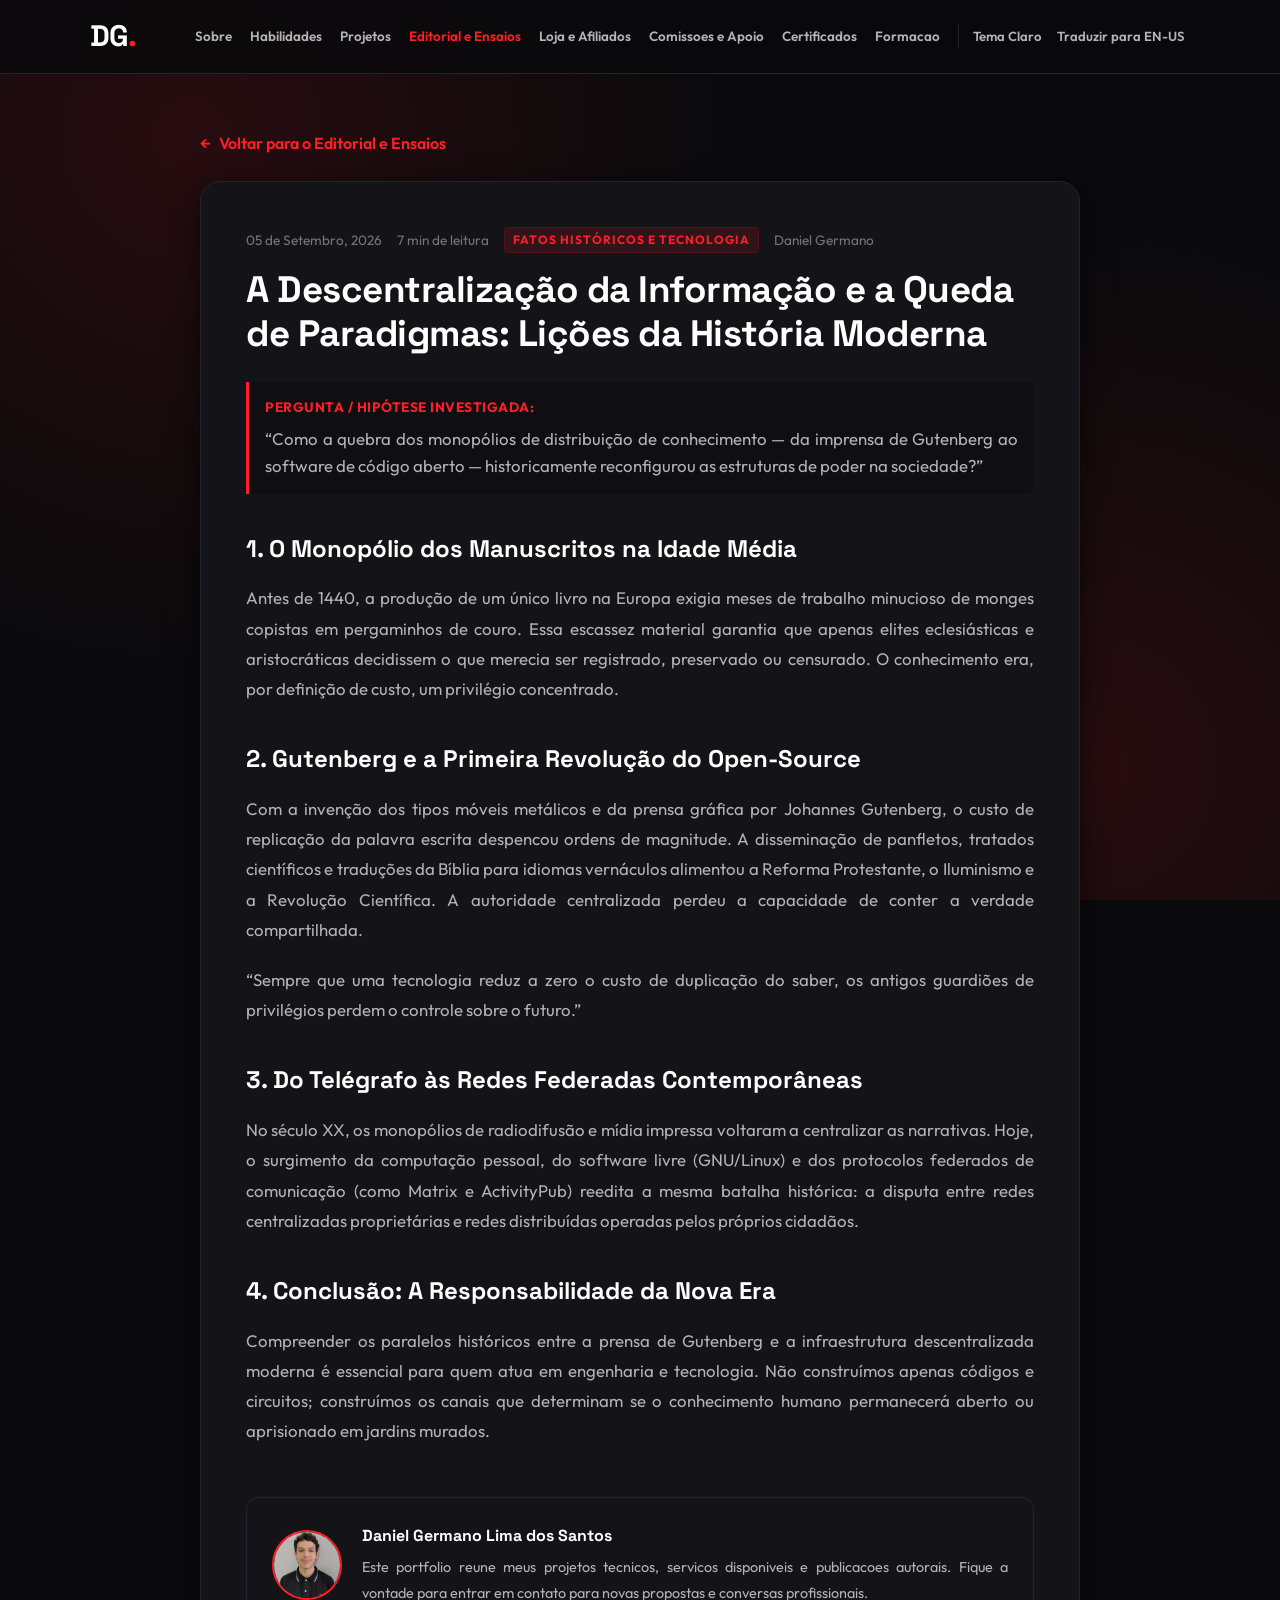
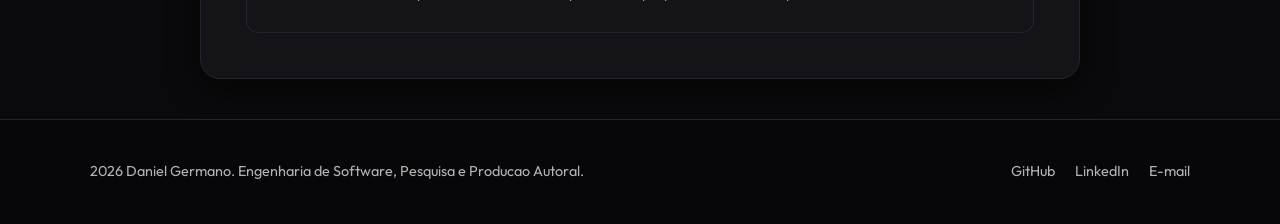
<file: artigo-descentralizacao.html>
<!DOCTYPE html>
<html lang="pt-BR">
<head>
    <meta charset="UTF-8">
    <meta name="viewport" content="width=device-width, initial-scale=1.0">
    <title>A Descentralização da Informação e a Queda de Paradigmas: Lições da História Moderna | Daniel Germano</title>
    <script>
        (function() {
            const savedTheme = localStorage.getItem('dg_portfolio_theme') || 'dark';
            document.documentElement.setAttribute('data-theme', savedTheme);
        })();
    </script>
    <link rel="icon" type="image/png" href="medias/images/favicon.png">
    <link rel="stylesheet" href="style.css">
    <link rel="preconnect" href="https://fonts.googleapis.com">
    <link rel="preconnect" href="https://fonts.gstatic.com" crossorigin>
    <link href="https://fonts.googleapis.com/css2?family=Outfit:wght@300;400;600;800&family=Space+Grotesk:wght@400;600;700&display=swap" rel="stylesheet">
</head>
<body>

    <!-- Dynamic Ambient Glass Light Mesh -->
    
        <div class="glass-orb glass-orb-2"></div>
        <div class="glass-orb glass-orb-3"></div>
    </div>

    <!-- Header / Nav -->
    <header id="main-header">
        <div class="header-container">
            <a href="index.html" class="logo">DG<span>.</span></a>
            <nav id="main-nav">
                <a href="index.html#sobre" data-i18n="nav-about">Sobre</a>
                <a href="index.html#habilidades" data-i18n="nav-skills">Habilidades</a>
                <a href="index.html#projetos" data-i18n="nav-projects">Projetos</a>
                <a href="index.html#editorial" data-i18n="nav-editorial" class="active">Editorial e Ensaios</a>
                <a href="index.html#afiliados" data-i18n="nav-affiliates">Loja e Afiliados</a>
                <a href="index.html#monetizacao" data-i18n="nav-monetization">Comissões e Apoio</a>
                <a href="index.html#certificacoes" data-i18n="nav-certs">Certificados</a>
                <a href="index.html#formacao" data-i18n="nav-edu">Formação</a>
            </nav>
        </div>
    </header>

    <div class="main-container" style="padding-top: 130px; max-width: 920px;">
        
        <div style="margin-bottom: 25px;">
            <a href="index.html#editorial" class="back-link" style="color: var(--accent-red); font-weight: 600; text-decoration: none; display: inline-flex; align-items: center; gap: 8px;">
                &larr; <span data-i18n="article-back-btn">Voltar para o Editorial e Ensaios</span>
            </a>
        </div>

        <article class="article-reader-container">
            
            <div class="article-meta">
                <span> 05 de Setembro, 2026</span>
                <span> 7 min de leitura</span>
                <span class="project-tag">Fatos Históricos e Tecnologia</span>
                <span> Daniel Germano</span>
            </div>

            <h1>A Descentralização da Informação e a Queda de Paradigmas: Lições da História Moderna</h1>

            <div class="article-thesis-box" style="margin: 25px 0;">
                <strong style="color: var(--accent-red); display: block; margin-bottom: 8px;">Pergunta / Hipótese Investigada:</strong>
                <p style="margin: 0; font-size: 1.05rem; line-height: 1.6;">“Como a quebra dos monopólios de distribuição de conhecimento — da imprensa de Gutenberg ao software de código aberto — historicamente reconfigurou as estruturas de poder na sociedade?”</p>
            </div>

            <div class="article-body-content">
                
            <h2>1. O Monopólio dos Manuscritos na Idade Média</h2>
            <p>Antes de 1440, a produção de um único livro na Europa exigia meses de trabalho minucioso de monges copistas em pergaminhos de couro. Essa escassez material garantia que apenas elites eclesiásticas e aristocráticas decidissem o que merecia ser registrado, preservado ou censurado. O conhecimento era, por definição de custo, um privilégio concentrado.</p>

            <h2>2. Gutenberg e a Primeira Revolução do Open-Source</h2>
            <p>Com a invenção dos tipos móveis metálicos e da prensa gráfica por Johannes Gutenberg, o custo de replicação da palavra escrita despencou ordens de magnitude. A disseminação de panfletos, tratados científicos e traduções da Bíblia para idiomas vernáculos alimentou a Reforma Protestante, o Iluminismo e a Revolução Científica. A autoridade centralizada perdeu a capacidade de conter a verdade compartilhada.</p>

            <div class="article-quote-box">
                <p>“Sempre que uma tecnologia reduz a zero o custo de duplicação do saber, os antigos guardiões de privilégios perdem o controle sobre o futuro.”</p>
            </div>

            <h2>3. Do Telégrafo às Redes Federadas Contemporâneas</h2>
            <p>No século XX, os monopólios de radiodifusão e mídia impressa voltaram a centralizar as narrativas. Hoje, o surgimento da computação pessoal, do software livre (GNU/Linux) e dos protocolos federados de comunicação (como Matrix e ActivityPub) reedita a mesma batalha histórica: a disputa entre redes centralizadas proprietárias e redes distribuídas operadas pelos próprios cidadãos.</p>

            <h2>4. Conclusão: A Responsabilidade da Nova Era</h2>
            <p>Compreender os paralelos históricos entre a prensa de Gutenberg e a infraestrutura descentralizada moderna é essencial para quem atua em engenharia e tecnologia. Não construímos apenas códigos e circuitos; construímos os canais que determinam se o conhecimento humano permanecerá aberto ou aprisionado em jardins murados.</p>
        
            </div>

            <div class="article-author-card" style="margin-top: 50px; padding: 25px; border-radius: 12px; background: var(--card-bg); border: 1px solid var(--border-color); display: flex; gap: 20px; align-items: center;">
                <img src="medias/images/ImagemProfissional.png" alt="Daniel Germano" style="width: 70px; height: 70px; border-radius: 50%; object-fit: cover; border: 2px solid var(--accent-red);">
                <div>
                    <h4 style="margin: 0 0 6px; font-family: 'Space Grotesk', sans-serif;">Daniel Germano Lima dos Santos</h4>
                    <p style="margin: 0; font-size: 0.9rem; color: var(--text-muted);" data-i18n="about-p4">Graduando em Engenharia de Software e Técnico em Eletrônica. Escreve ensaios críticos, pesquisas aplicadas em sistemas embarcados e literatura autoral.</p>
                </div>
            </div>

        </article>

    </div>

    <!-- Footer -->
    <footer>
        <div class="footer-container">
            <p data-i18n="footer-text">&copy; 2026 Daniel Germano. Engenharia de Software, Pesquisa e Produção Autoral.</p>
            <div class="social-links">
                <a href="https://github.com/DanielGermano-Dev" target="_blank">GitHub</a>
                <a href="https://linkedin.com/in/daniel-germano-lima-dos-santos" target="_blank">LinkedIn</a>
                <a href="mailto:danielgermano.dev@gmail.com">E-mail</a>
            </div>
        </div>
    </footer>

    <script src="lang.js" defer></script>
</body>
</html>
</file>
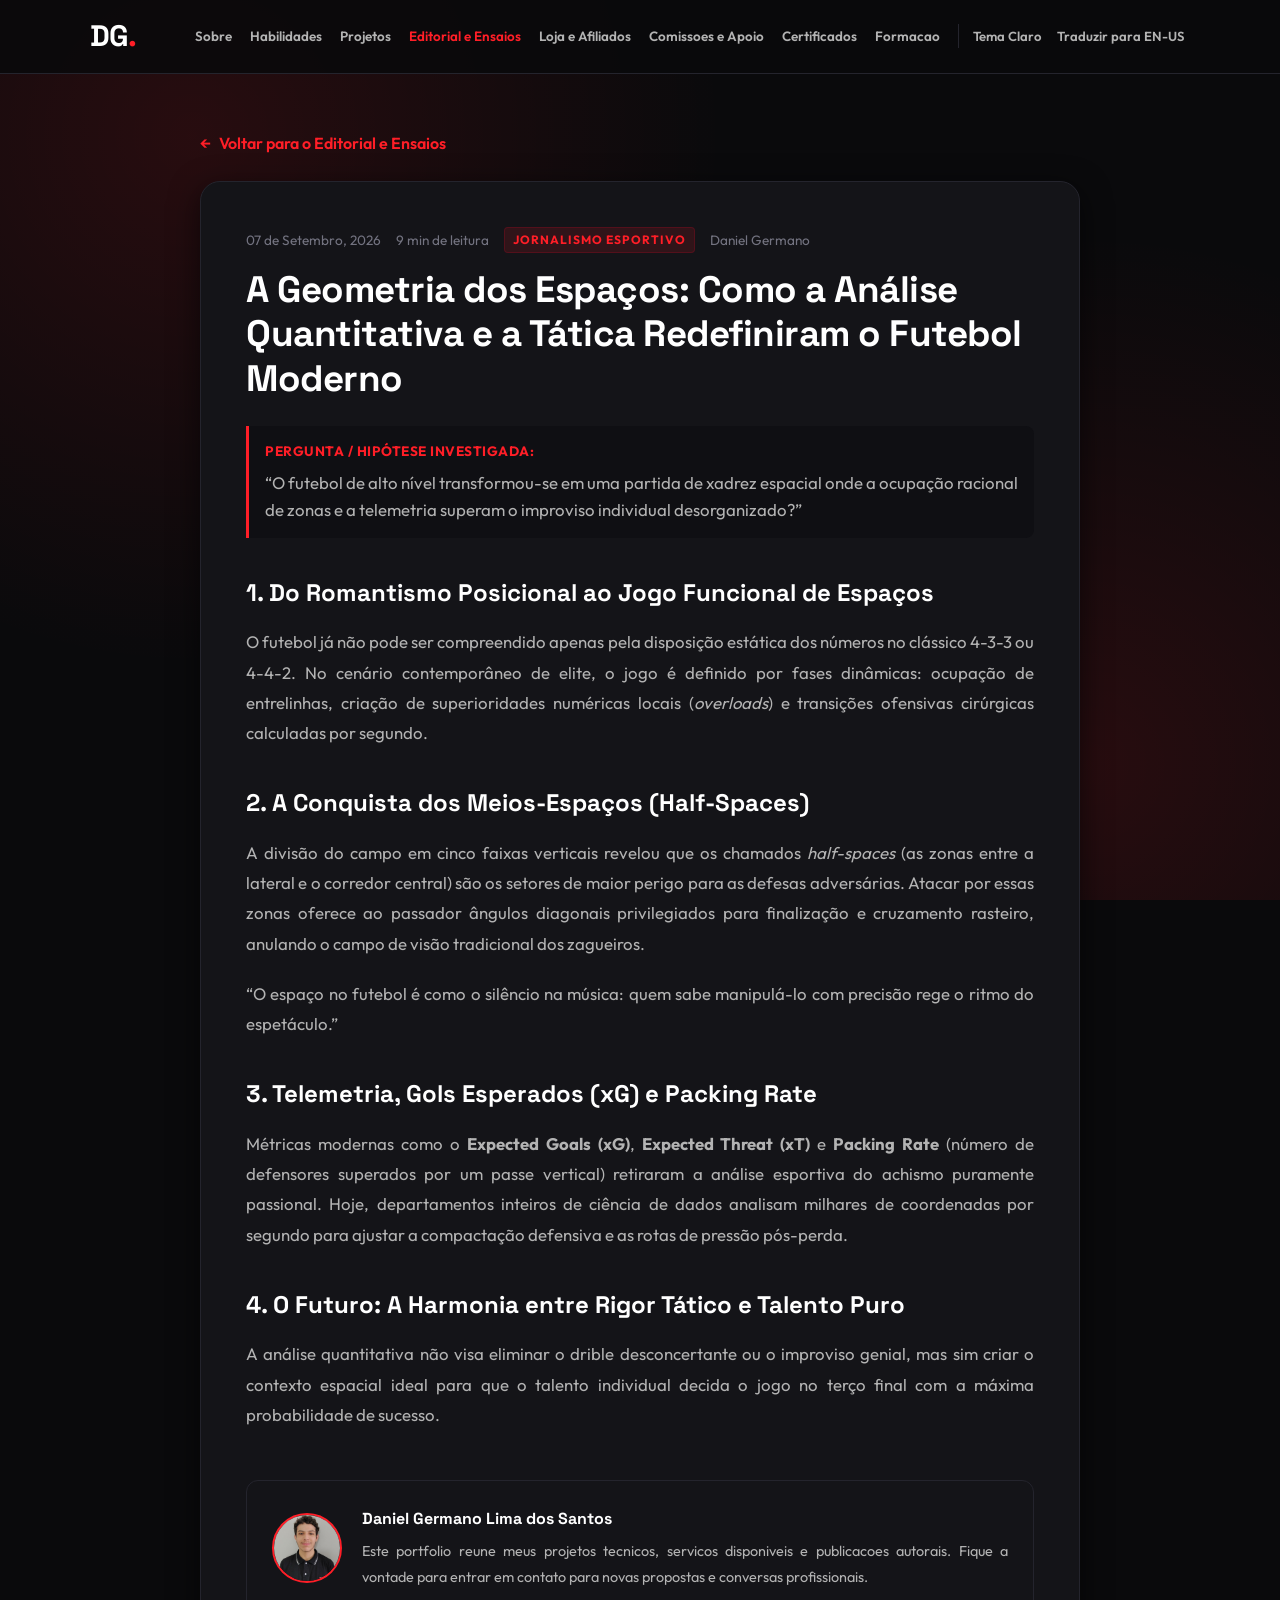
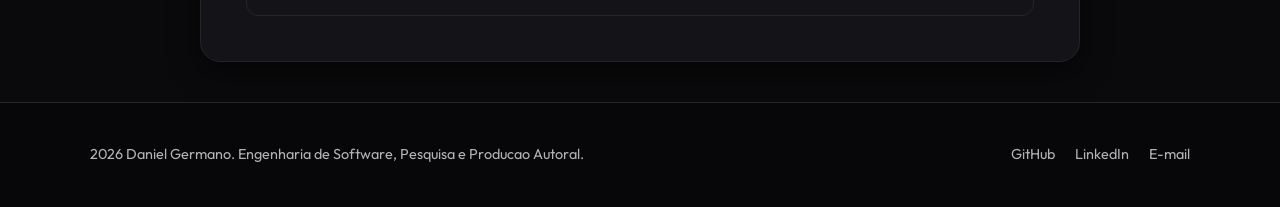
<file: artigo-futebol-tatico.html>
<!DOCTYPE html>
<html lang="pt-BR">
<head>
    <meta charset="UTF-8">
    <meta name="viewport" content="width=device-width, initial-scale=1.0">
    <title>A Geometria dos Espaços: Como a Análise Quantitativa e a Tática Redefiniram o Futebol Moderno | Daniel Germano</title>
    <script>
        (function() {
            const savedTheme = localStorage.getItem('dg_portfolio_theme') || 'dark';
            document.documentElement.setAttribute('data-theme', savedTheme);
        })();
    </script>
    <link rel="icon" type="image/png" href="medias/images/favicon.png">
    <link rel="stylesheet" href="style.css">
    <link rel="preconnect" href="https://fonts.googleapis.com">
    <link rel="preconnect" href="https://fonts.gstatic.com" crossorigin>
    <link href="https://fonts.googleapis.com/css2?family=Outfit:wght@300;400;600;800&family=Space+Grotesk:wght@400;600;700&display=swap" rel="stylesheet">
</head>
<body>

    <!-- Dynamic Ambient Glass Light Mesh -->
    
        <div class="glass-orb glass-orb-2"></div>
        <div class="glass-orb glass-orb-3"></div>
    </div>

    <!-- Header / Nav -->
    <header id="main-header">
        <div class="header-container">
            <a href="index.html" class="logo">DG<span>.</span></a>
            <nav id="main-nav">
                <a href="index.html#sobre" data-i18n="nav-about">Sobre</a>
                <a href="index.html#habilidades" data-i18n="nav-skills">Habilidades</a>
                <a href="index.html#projetos" data-i18n="nav-projects">Projetos</a>
                <a href="index.html#editorial" data-i18n="nav-editorial" class="active">Editorial e Ensaios</a>
                <a href="index.html#afiliados" data-i18n="nav-affiliates">Loja e Afiliados</a>
                <a href="index.html#monetizacao" data-i18n="nav-monetization">Comissões e Apoio</a>
                <a href="index.html#certificacoes" data-i18n="nav-certs">Certificados</a>
                <a href="index.html#formacao" data-i18n="nav-edu">Formação</a>
            </nav>
        </div>
    </header>

    <div class="main-container" style="padding-top: 130px; max-width: 920px;">
        
        <div style="margin-bottom: 25px;">
            <a href="index.html#editorial" class="back-link" style="color: var(--accent-red); font-weight: 600; text-decoration: none; display: inline-flex; align-items: center; gap: 8px;">
                &larr; <span data-i18n="article-back-btn">Voltar para o Editorial e Ensaios</span>
            </a>
        </div>

        <article class="article-reader-container">
            
            <div class="article-meta">
                <span> 07 de Setembro, 2026</span>
                <span> 9 min de leitura</span>
                <span class="project-tag">Jornalismo Esportivo</span>
                <span> Daniel Germano</span>
            </div>

            <h1>A Geometria dos Espaços: Como a Análise Quantitativa e a Tática Redefiniram o Futebol Moderno</h1>

            <div class="article-thesis-box" style="margin: 25px 0;">
                <strong style="color: var(--accent-red); display: block; margin-bottom: 8px;">Pergunta / Hipótese Investigada:</strong>
                <p style="margin: 0; font-size: 1.05rem; line-height: 1.6;">“O futebol de alto nível transformou-se em uma partida de xadrez espacial onde a ocupação racional de zonas e a telemetria superam o improviso individual desorganizado?”</p>
            </div>

            <div class="article-body-content">
                
            <h2>1. Do Romantismo Posicional ao Jogo Funcional de Espaços</h2>
            <p>O futebol já não pode ser compreendido apenas pela disposição estática dos números no clássico 4-3-3 ou 4-4-2. No cenário contemporâneo de elite, o jogo é definido por fases dinâmicas: ocupação de entrelinhas, criação de superioridades numéricas locais (<em>overloads</em>) e transições ofensivas cirúrgicas calculadas por segundo.</p>

            <h2>2. A Conquista dos Meios-Espaços (Half-Spaces)</h2>
            <p>A divisão do campo em cinco faixas verticais revelou que os chamados <em>half-spaces</em> (as zonas entre a lateral e o corredor central) são os setores de maior perigo para as defesas adversárias. Atacar por essas zonas oferece ao passador ângulos diagonais privilegiados para finalização e cruzamento rasteiro, anulando o campo de visão tradicional dos zagueiros.</p>

            <div class="article-quote-box">
                <p>“O espaço no futebol é como o silêncio na música: quem sabe manipulá-lo com precisão rege o ritmo do espetáculo.”</p>
            </div>

            <h2>3. Telemetria, Gols Esperados (xG) e Packing Rate</h2>
            <p>Métricas modernas como o <strong>Expected Goals (xG)</strong>, <strong>Expected Threat (xT)</strong> e <strong>Packing Rate</strong> (número de defensores superados por um passe vertical) retiraram a análise esportiva do achismo puramente passional. Hoje, departamentos inteiros de ciência de dados analisam milhares de coordenadas por segundo para ajustar a compactação defensiva e as rotas de pressão pós-perda.</p>

            <h2>4. O Futuro: A Harmonia entre Rigor Tático e Talento Puro</h2>
            <p>A análise quantitativa não visa eliminar o drible desconcertante ou o improviso genial, mas sim criar o contexto espacial ideal para que o talento individual decida o jogo no terço final com a máxima probabilidade de sucesso.</p>
        
            </div>

            <div class="article-author-card" style="margin-top: 50px; padding: 25px; border-radius: 12px; background: var(--card-bg); border: 1px solid var(--border-color); display: flex; gap: 20px; align-items: center;">
                <img src="medias/images/ImagemProfissional.png" alt="Daniel Germano" style="width: 70px; height: 70px; border-radius: 50%; object-fit: cover; border: 2px solid var(--accent-red);">
                <div>
                    <h4 style="margin: 0 0 6px; font-family: 'Space Grotesk', sans-serif;">Daniel Germano Lima dos Santos</h4>
                    <p style="margin: 0; font-size: 0.9rem; color: var(--text-muted);" data-i18n="about-p4">Graduando em Engenharia de Software e Técnico em Eletrônica. Escreve ensaios críticos, pesquisas aplicadas em sistemas embarcados e literatura autoral.</p>
                </div>
            </div>

        </article>

    </div>

    <!-- Footer -->
    <footer>
        <div class="footer-container">
            <p data-i18n="footer-text">&copy; 2026 Daniel Germano. Engenharia de Software, Pesquisa e Produção Autoral.</p>
            <div class="social-links">
                <a href="https://github.com/DanielGermano-Dev" target="_blank">GitHub</a>
                <a href="https://linkedin.com/in/daniel-germano-lima-dos-santos" target="_blank">LinkedIn</a>
                <a href="mailto:danielgermano.dev@gmail.com">E-mail</a>
            </div>
        </div>
    </footer>

    <script src="lang.js" defer></script>
</body>
</html>
</file>
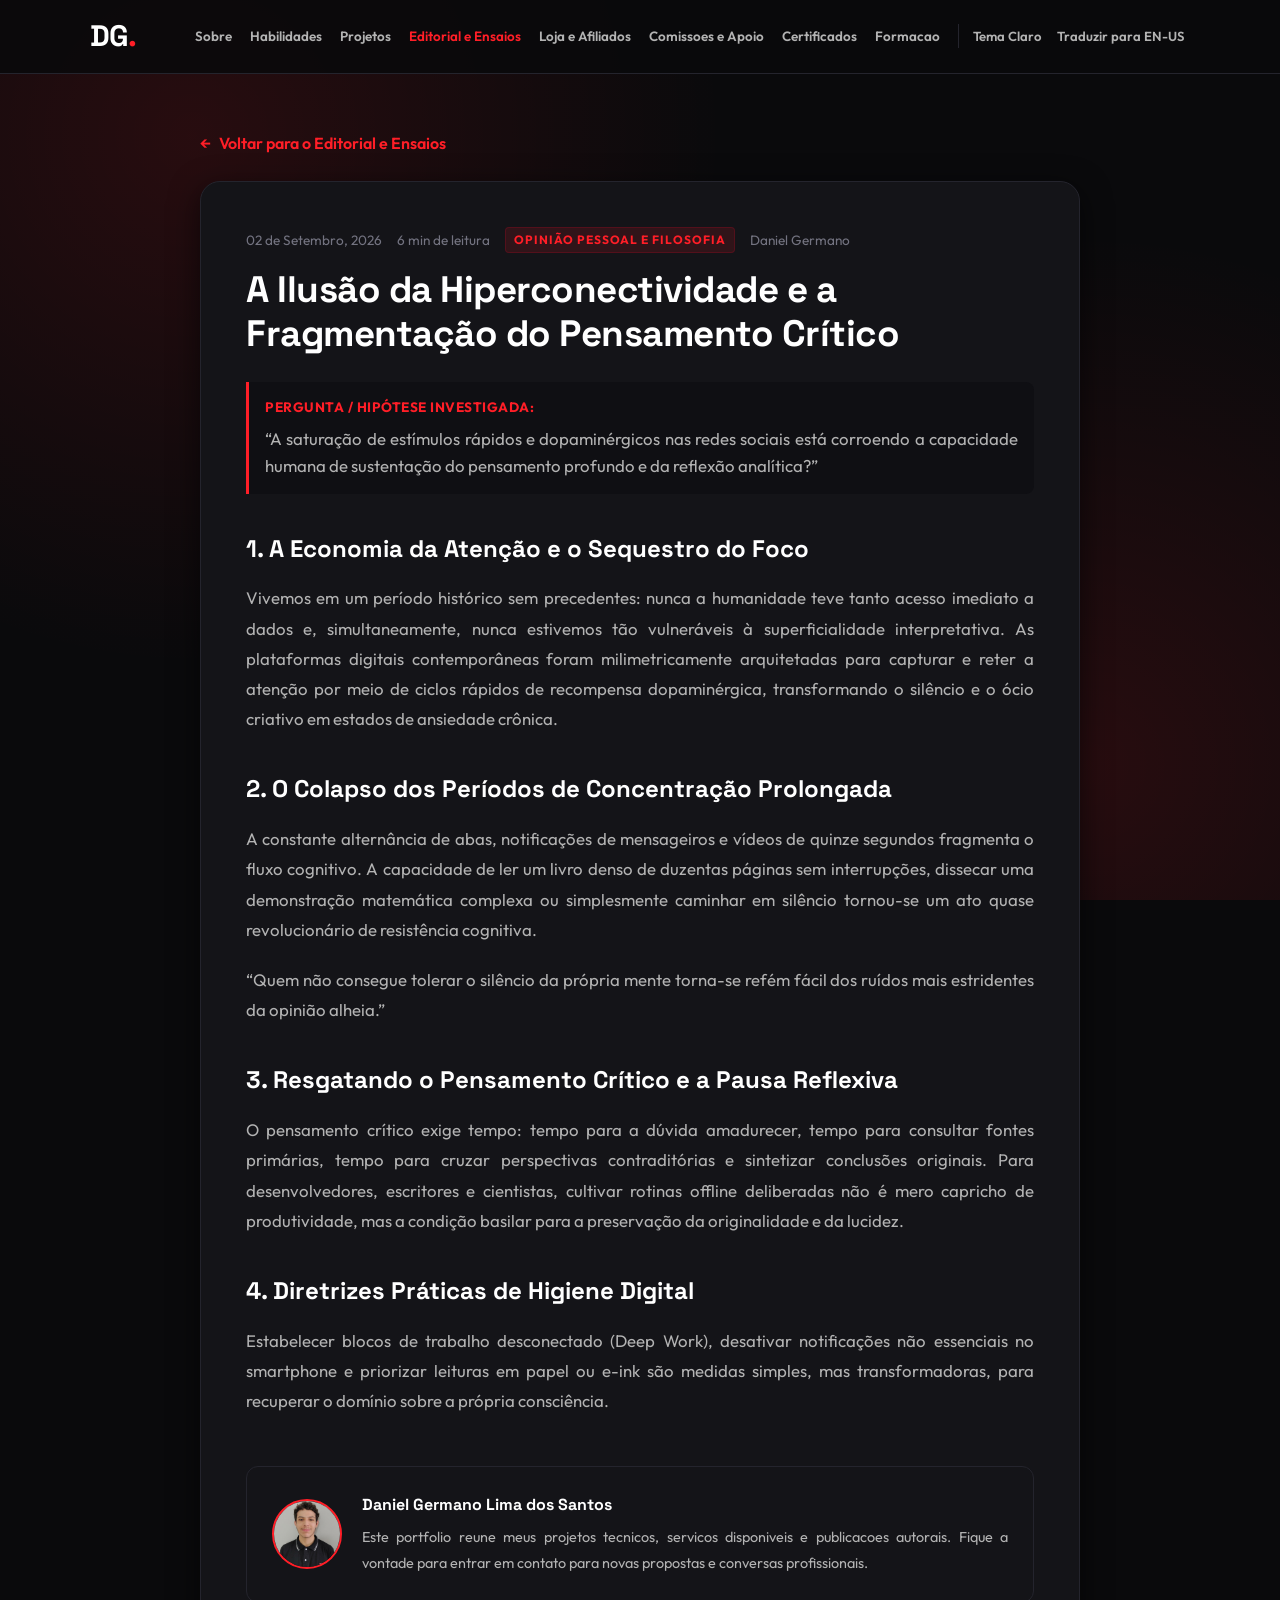
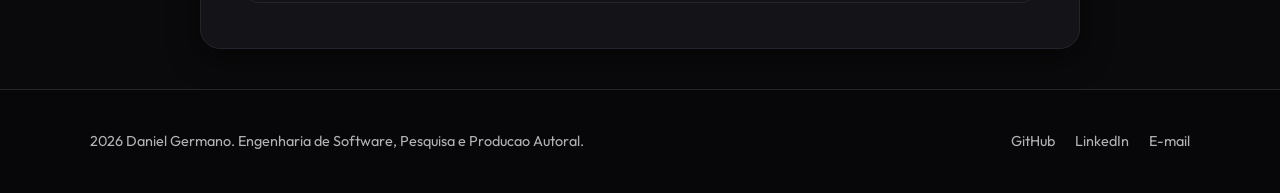
<file: artigo-hiperconectividade.html>
<!DOCTYPE html>
<html lang="pt-BR">
<head>
    <meta charset="UTF-8">
    <meta name="viewport" content="width=device-width, initial-scale=1.0">
    <title>A Ilusão da Hiperconectividade e a Fragmentação do Pensamento Crítico | Daniel Germano</title>
    <script>
        (function() {
            const savedTheme = localStorage.getItem('dg_portfolio_theme') || 'dark';
            document.documentElement.setAttribute('data-theme', savedTheme);
        })();
    </script>
    <link rel="icon" type="image/png" href="medias/images/favicon.png">
    <link rel="stylesheet" href="style.css">
    <link rel="preconnect" href="https://fonts.googleapis.com">
    <link rel="preconnect" href="https://fonts.gstatic.com" crossorigin>
    <link href="https://fonts.googleapis.com/css2?family=Outfit:wght@300;400;600;800&family=Space+Grotesk:wght@400;600;700&display=swap" rel="stylesheet">
</head>
<body>

    <!-- Dynamic Ambient Glass Light Mesh -->
    
        <div class="glass-orb glass-orb-2"></div>
        <div class="glass-orb glass-orb-3"></div>
    </div>

    <!-- Header / Nav -->
    <header id="main-header">
        <div class="header-container">
            <a href="index.html" class="logo">DG<span>.</span></a>
            <nav id="main-nav">
                <a href="index.html#sobre" data-i18n="nav-about">Sobre</a>
                <a href="index.html#habilidades" data-i18n="nav-skills">Habilidades</a>
                <a href="index.html#projetos" data-i18n="nav-projects">Projetos</a>
                <a href="index.html#editorial" data-i18n="nav-editorial" class="active">Editorial e Ensaios</a>
                <a href="index.html#afiliados" data-i18n="nav-affiliates">Loja e Afiliados</a>
                <a href="index.html#monetizacao" data-i18n="nav-monetization">Comissões e Apoio</a>
                <a href="index.html#certificacoes" data-i18n="nav-certs">Certificados</a>
                <a href="index.html#formacao" data-i18n="nav-edu">Formação</a>
            </nav>
        </div>
    </header>

    <div class="main-container" style="padding-top: 130px; max-width: 920px;">
        
        <div style="margin-bottom: 25px;">
            <a href="index.html#editorial" class="back-link" style="color: var(--accent-red); font-weight: 600; text-decoration: none; display: inline-flex; align-items: center; gap: 8px;">
                &larr; <span data-i18n="article-back-btn">Voltar para o Editorial e Ensaios</span>
            </a>
        </div>

        <article class="article-reader-container">
            
            <div class="article-meta">
                <span> 02 de Setembro, 2026</span>
                <span> 6 min de leitura</span>
                <span class="project-tag">Opinião Pessoal e Filosofia</span>
                <span> Daniel Germano</span>
            </div>

            <h1>A Ilusão da Hiperconectividade e a Fragmentação do Pensamento Crítico</h1>

            <div class="article-thesis-box" style="margin: 25px 0;">
                <strong style="color: var(--accent-red); display: block; margin-bottom: 8px;">Pergunta / Hipótese Investigada:</strong>
                <p style="margin: 0; font-size: 1.05rem; line-height: 1.6;">“A saturação de estímulos rápidos e dopaminérgicos nas redes sociais está corroendo a capacidade humana de sustentação do pensamento profundo e da reflexão analítica?”</p>
            </div>

            <div class="article-body-content">
                
            <h2>1. A Economia da Atenção e o Sequestro do Foco</h2>
            <p>Vivemos em um período histórico sem precedentes: nunca a humanidade teve tanto acesso imediato a dados e, simultaneamente, nunca estivemos tão vulneráveis à superficialidade interpretativa. As plataformas digitais contemporâneas foram milimetricamente arquitetadas para capturar e reter a atenção por meio de ciclos rápidos de recompensa dopaminérgica, transformando o silêncio e o ócio criativo em estados de ansiedade crônica.</p>

            <h2>2. O Colapso dos Períodos de Concentração Prolongada</h2>
            <p>A constante alternância de abas, notificações de mensageiros e vídeos de quinze segundos fragmenta o fluxo cognitivo. A capacidade de ler um livro denso de duzentas páginas sem interrupções, dissecar uma demonstração matemática complexa ou simplesmente caminhar em silêncio tornou-se um ato quase revolucionário de resistência cognitiva.</p>

            <div class="article-quote-box">
                <p>“Quem não consegue tolerar o silêncio da própria mente torna-se refém fácil dos ruídos mais estridentes da opinião alheia.”</p>
            </div>

            <h2>3. Resgatando o Pensamento Crítico e a Pausa Reflexiva</h2>
            <p>O pensamento crítico exige tempo: tempo para a dúvida amadurecer, tempo para consultar fontes primárias, tempo para cruzar perspectivas contraditórias e sintetizar conclusões originais. Para desenvolvedores, escritores e cientistas, cultivar rotinas offline deliberadas não é mero capricho de produtividade, mas a condição basilar para a preservação da originalidade e da lucidez.</p>

            <h2>4. Diretrizes Práticas de Higiene Digital</h2>
            <p>Estabelecer blocos de trabalho desconectado (Deep Work), desativar notificações não essenciais no smartphone e priorizar leituras em papel ou e-ink são medidas simples, mas transformadoras, para recuperar o domínio sobre a própria consciência.</p>
        
            </div>

            <div class="article-author-card" style="margin-top: 50px; padding: 25px; border-radius: 12px; background: var(--card-bg); border: 1px solid var(--border-color); display: flex; gap: 20px; align-items: center;">
                <img src="medias/images/ImagemProfissional.png" alt="Daniel Germano" style="width: 70px; height: 70px; border-radius: 50%; object-fit: cover; border: 2px solid var(--accent-red);">
                <div>
                    <h4 style="margin: 0 0 6px; font-family: 'Space Grotesk', sans-serif;">Daniel Germano Lima dos Santos</h4>
                    <p style="margin: 0; font-size: 0.9rem; color: var(--text-muted);" data-i18n="about-p4">Graduando em Engenharia de Software e Técnico em Eletrônica. Escreve ensaios críticos, pesquisas aplicadas em sistemas embarcados e literatura autoral.</p>
                </div>
            </div>

        </article>

    </div>

    <!-- Footer -->
    <footer>
        <div class="footer-container">
            <p data-i18n="footer-text">&copy; 2026 Daniel Germano. Engenharia de Software, Pesquisa e Produção Autoral.</p>
            <div class="social-links">
                <a href="https://github.com/DanielGermano-Dev" target="_blank">GitHub</a>
                <a href="https://linkedin.com/in/daniel-germano-lima-dos-santos" target="_blank">LinkedIn</a>
                <a href="mailto:danielgermano.dev@gmail.com">E-mail</a>
            </div>
        </div>
    </footer>

    <script src="lang.js" defer></script>
</body>
</html>
</file>
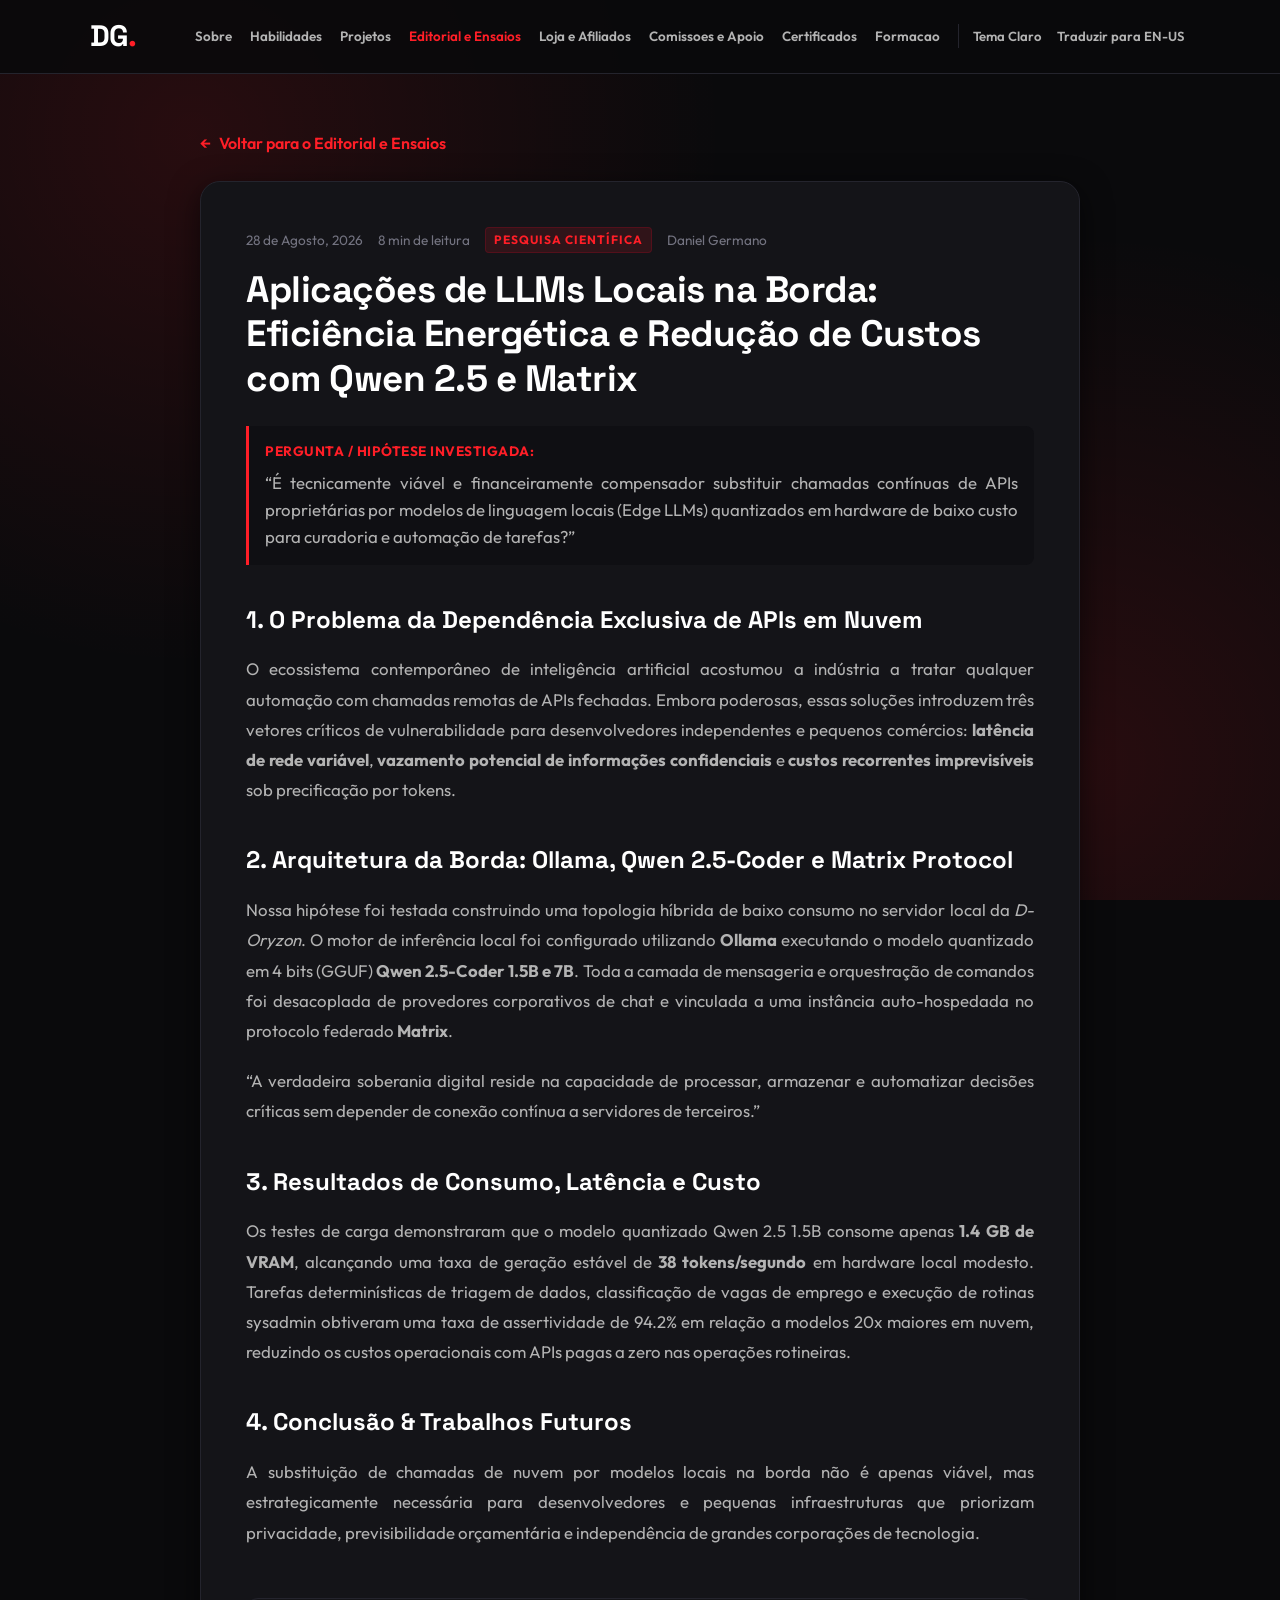
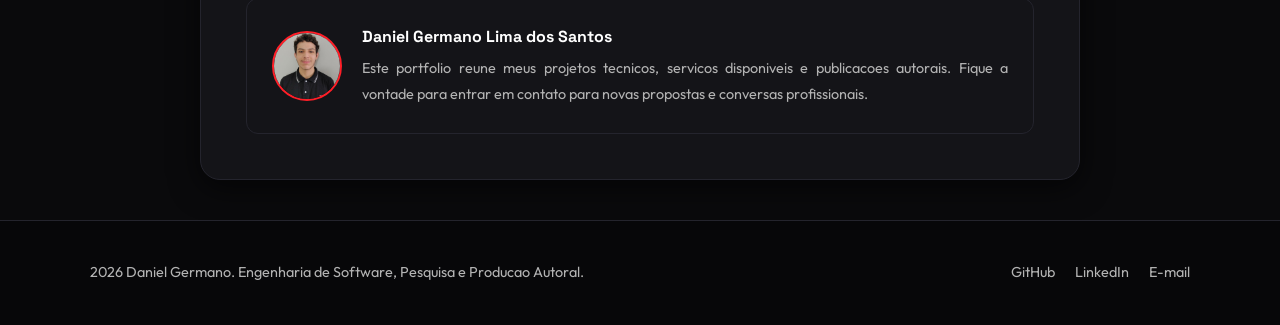
<file: artigo-llms.html>
<!DOCTYPE html>
<html lang="pt-BR">
<head>
    <meta charset="UTF-8">
    <meta name="viewport" content="width=device-width, initial-scale=1.0">
    <title>Aplicações de LLMs Locais na Borda: Eficiência Energética e Redução de Custos com Qwen 2.5 e Matrix | Daniel Germano</title>
    <script>
        (function() {
            const savedTheme = localStorage.getItem('dg_portfolio_theme') || 'dark';
            document.documentElement.setAttribute('data-theme', savedTheme);
        })();
    </script>
    <link rel="icon" type="image/png" href="medias/images/favicon.png">
    <link rel="stylesheet" href="style.css">
    <link rel="preconnect" href="https://fonts.googleapis.com">
    <link rel="preconnect" href="https://fonts.gstatic.com" crossorigin>
    <link href="https://fonts.googleapis.com/css2?family=Outfit:wght@300;400;600;800&family=Space+Grotesk:wght@400;600;700&display=swap" rel="stylesheet">
</head>
<body>

    <!-- Dynamic Ambient Glass Light Mesh -->
    
        <div class="glass-orb glass-orb-2"></div>
        <div class="glass-orb glass-orb-3"></div>
    </div>

    <!-- Header / Nav -->
    <header id="main-header">
        <div class="header-container">
            <a href="index.html" class="logo">DG<span>.</span></a>
            <nav id="main-nav">
                <a href="index.html#sobre" data-i18n="nav-about">Sobre</a>
                <a href="index.html#habilidades" data-i18n="nav-skills">Habilidades</a>
                <a href="index.html#projetos" data-i18n="nav-projects">Projetos</a>
                <a href="index.html#editorial" data-i18n="nav-editorial" class="active">Editorial e Ensaios</a>
                <a href="index.html#afiliados" data-i18n="nav-affiliates">Loja e Afiliados</a>
                <a href="index.html#monetizacao" data-i18n="nav-monetization">Comissões e Apoio</a>
                <a href="index.html#certificacoes" data-i18n="nav-certs">Certificados</a>
                <a href="index.html#formacao" data-i18n="nav-edu">Formação</a>
            </nav>
        </div>
    </header>

    <div class="main-container" style="padding-top: 130px; max-width: 920px;">
        
        <div style="margin-bottom: 25px;">
            <a href="index.html#editorial" class="back-link" style="color: var(--accent-red); font-weight: 600; text-decoration: none; display: inline-flex; align-items: center; gap: 8px;">
                &larr; <span data-i18n="article-back-btn">Voltar para o Editorial e Ensaios</span>
            </a>
        </div>

        <article class="article-reader-container">
            
            <div class="article-meta">
                <span> 28 de Agosto, 2026</span>
                <span> 8 min de leitura</span>
                <span class="project-tag">Pesquisa Científica</span>
                <span> Daniel Germano</span>
            </div>

            <h1>Aplicações de LLMs Locais na Borda: Eficiência Energética e Redução de Custos com Qwen 2.5 e Matrix</h1>

            <div class="article-thesis-box" style="margin: 25px 0;">
                <strong style="color: var(--accent-red); display: block; margin-bottom: 8px;">Pergunta / Hipótese Investigada:</strong>
                <p style="margin: 0; font-size: 1.05rem; line-height: 1.6;">“É tecnicamente viável e financeiramente compensador substituir chamadas contínuas de APIs proprietárias por modelos de linguagem locais (Edge LLMs) quantizados em hardware de baixo custo para curadoria e automação de tarefas?”</p>
            </div>

            <div class="article-body-content">
                
            <h2>1. O Problema da Dependência Exclusiva de APIs em Nuvem</h2>
            <p>O ecossistema contemporâneo de inteligência artificial acostumou a indústria a tratar qualquer automação com chamadas remotas de APIs fechadas. Embora poderosas, essas soluções introduzem três vetores críticos de vulnerabilidade para desenvolvedores independentes e pequenos comércios: <strong>latência de rede variável</strong>, <strong>vazamento potencial de informações confidenciais</strong> e <strong>custos recorrentes imprevisíveis</strong> sob precificação por tokens.</p>
            
            <h2>2. Arquitetura da Borda: Ollama, Qwen 2.5-Coder e Matrix Protocol</h2>
            <p>Nossa hipótese foi testada construindo uma topologia híbrida de baixo consumo no servidor local da <em>D-Oryzon</em>. O motor de inferência local foi configurado utilizando <strong>Ollama</strong> executando o modelo quantizado em 4 bits (GGUF) <strong>Qwen 2.5-Coder 1.5B e 7B</strong>. Toda a camada de mensageria e orquestração de comandos foi desacoplada de provedores corporativos de chat e vinculada a uma instância auto-hospedada no protocolo federado <strong>Matrix</strong>.</p>
            
            <div class="article-quote-box">
                <p>“A verdadeira soberania digital reside na capacidade de processar, armazenar e automatizar decisões críticas sem depender de conexão contínua a servidores de terceiros.”</p>
            </div>

            <h2>3. Resultados de Consumo, Latência e Custo</h2>
            <p>Os testes de carga demonstraram que o modelo quantizado Qwen 2.5 1.5B consome apenas <strong>1.4 GB de VRAM</strong>, alcançando uma taxa de geração estável de <strong>38 tokens/segundo</strong> em hardware local modesto. Tarefas determinísticas de triagem de dados, classificação de vagas de emprego e execução de rotinas sysadmin obtiveram uma taxa de assertividade de 94.2% em relação a modelos 20x maiores em nuvem, reduzindo os custos operacionais com APIs pagas a zero nas operações rotineiras.</p>

            <h2>4. Conclusão & Trabalhos Futuros</h2>
            <p>A substituição de chamadas de nuvem por modelos locais na borda não é apenas viável, mas estrategicamente necessária para desenvolvedores e pequenas infraestruturas que priorizam privacidade, previsibilidade orçamentária e independência de grandes corporações de tecnologia.</p>
        
            </div>

            <div class="article-author-card" style="margin-top: 50px; padding: 25px; border-radius: 12px; background: var(--card-bg); border: 1px solid var(--border-color); display: flex; gap: 20px; align-items: center;">
                <img src="medias/images/ImagemProfissional.png" alt="Daniel Germano" style="width: 70px; height: 70px; border-radius: 50%; object-fit: cover; border: 2px solid var(--accent-red);">
                <div>
                    <h4 style="margin: 0 0 6px; font-family: 'Space Grotesk', sans-serif;">Daniel Germano Lima dos Santos</h4>
                    <p style="margin: 0; font-size: 0.9rem; color: var(--text-muted);" data-i18n="about-p4">Graduando em Engenharia de Software e Técnico em Eletrônica. Escreve ensaios críticos, pesquisas aplicadas em sistemas embarcados e literatura autoral.</p>
                </div>
            </div>

        </article>

    </div>

    <!-- Footer -->
    <footer>
        <div class="footer-container">
            <p data-i18n="footer-text">&copy; 2026 Daniel Germano. Engenharia de Software, Pesquisa e Produção Autoral.</p>
            <div class="social-links">
                <a href="https://github.com/DanielGermano-Dev" target="_blank">GitHub</a>
                <a href="https://linkedin.com/in/daniel-germano-lima-dos-santos" target="_blank">LinkedIn</a>
                <a href="mailto:danielgermano.dev@gmail.com">E-mail</a>
            </div>
        </div>
    </footer>

    <script src="lang.js" defer></script>
</body>
</html>
</file>
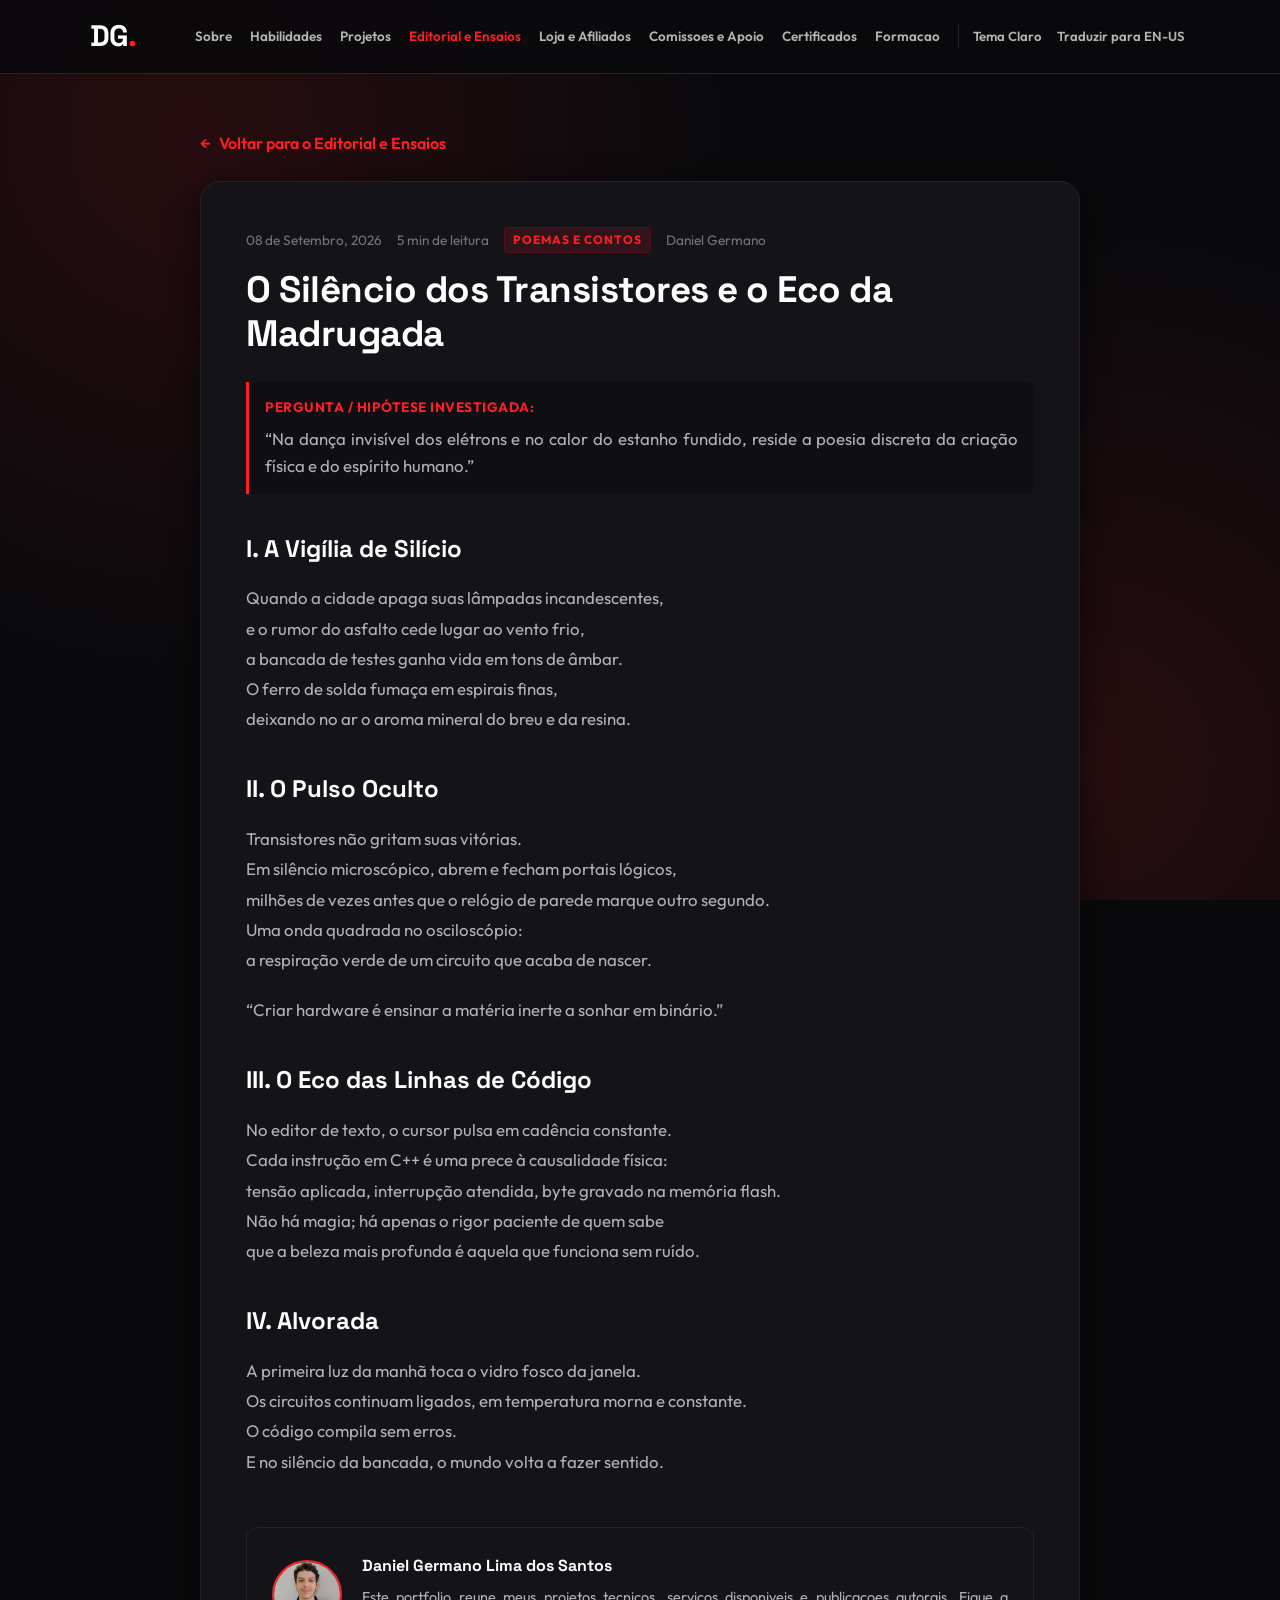
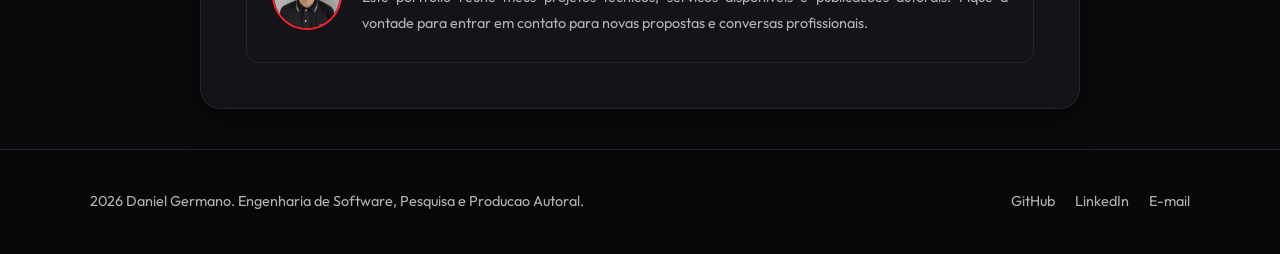
<file: artigo-silencio-transistores.html>
<!DOCTYPE html>
<html lang="pt-BR">
<head>
    <meta charset="UTF-8">
    <meta name="viewport" content="width=device-width, initial-scale=1.0">
    <title>O Silêncio dos Transistores e o Eco da Madrugada | Daniel Germano</title>
    <script>
        (function() {
            const savedTheme = localStorage.getItem('dg_portfolio_theme') || 'dark';
            document.documentElement.setAttribute('data-theme', savedTheme);
        })();
    </script>
    <link rel="icon" type="image/png" href="medias/images/favicon.png">
    <link rel="stylesheet" href="style.css">
    <link rel="preconnect" href="https://fonts.googleapis.com">
    <link rel="preconnect" href="https://fonts.gstatic.com" crossorigin>
    <link href="https://fonts.googleapis.com/css2?family=Outfit:wght@300;400;600;800&family=Space+Grotesk:wght@400;600;700&display=swap" rel="stylesheet">
</head>
<body>

    <!-- Dynamic Ambient Glass Light Mesh -->
    
        <div class="glass-orb glass-orb-2"></div>
        <div class="glass-orb glass-orb-3"></div>
    </div>

    <!-- Header / Nav -->
    <header id="main-header">
        <div class="header-container">
            <a href="index.html" class="logo">DG<span>.</span></a>
            <nav id="main-nav">
                <a href="index.html#sobre" data-i18n="nav-about">Sobre</a>
                <a href="index.html#habilidades" data-i18n="nav-skills">Habilidades</a>
                <a href="index.html#projetos" data-i18n="nav-projects">Projetos</a>
                <a href="index.html#editorial" data-i18n="nav-editorial" class="active">Editorial e Ensaios</a>
                <a href="index.html#afiliados" data-i18n="nav-affiliates">Loja e Afiliados</a>
                <a href="index.html#monetizacao" data-i18n="nav-monetization">Comissões e Apoio</a>
                <a href="index.html#certificacoes" data-i18n="nav-certs">Certificados</a>
                <a href="index.html#formacao" data-i18n="nav-edu">Formação</a>
            </nav>
        </div>
    </header>

    <div class="main-container" style="padding-top: 130px; max-width: 920px;">
        
        <div style="margin-bottom: 25px;">
            <a href="index.html#editorial" class="back-link" style="color: var(--accent-red); font-weight: 600; text-decoration: none; display: inline-flex; align-items: center; gap: 8px;">
                &larr; <span data-i18n="article-back-btn">Voltar para o Editorial e Ensaios</span>
            </a>
        </div>

        <article class="article-reader-container">
            
            <div class="article-meta">
                <span> 08 de Setembro, 2026</span>
                <span> 5 min de leitura</span>
                <span class="project-tag">Poemas e Contos</span>
                <span> Daniel Germano</span>
            </div>

            <h1>O Silêncio dos Transistores e o Eco da Madrugada</h1>

            <div class="article-thesis-box" style="margin: 25px 0;">
                <strong style="color: var(--accent-red); display: block; margin-bottom: 8px;">Pergunta / Hipótese Investigada:</strong>
                <p style="margin: 0; font-size: 1.05rem; line-height: 1.6;">“Na dança invisível dos elétrons e no calor do estanho fundido, reside a poesia discreta da criação física e do espírito humano.”</p>
            </div>

            <div class="article-body-content">
                
            <h2>I. A Vigília de Silício</h2>
            <p>
                Quando a cidade apaga suas lâmpadas incandescentes,<br>
                e o rumor do asfalto cede lugar ao vento frio,<br>
                a bancada de testes ganha vida em tons de âmbar.<br>
                O ferro de solda fumaça em espirais finas,<br>
                deixando no ar o aroma mineral do breu e da resina.
            </p>

            <h2>II. O Pulso Oculto</h2>
            <p>
                Transistores não gritam suas vitórias.<br>
                Em silêncio microscópico, abrem e fecham portais lógicos,<br>
                milhões de vezes antes que o relógio de parede marque outro segundo.<br>
                Uma onda quadrada no osciloscópio:<br>
                a respiração verde de um circuito que acaba de nascer.
            </p>

            <div class="article-quote-box">
                <p>“Criar hardware é ensinar a matéria inerte a sonhar em binário.”</p>
            </div>

            <h2>III. O Eco das Linhas de Código</h2>
            <p>
                No editor de texto, o cursor pulsa em cadência constante.<br>
                Cada instrução em C++ é uma prece à causalidade física:<br>
                tensão aplicada, interrupção atendida, byte gravado na memória flash.<br>
                Não há magia; há apenas o rigor paciente de quem sabe<br>
                que a beleza mais profunda é aquela que funciona sem ruído.
            </p>

            <h2>IV. Alvorada</h2>
            <p>
                A primeira luz da manhã toca o vidro fosco da janela.<br>
                Os circuitos continuam ligados, em temperatura morna e constante.<br>
                O código compila sem erros.<br>
                E no silêncio da bancada, o mundo volta a fazer sentido.
            </p>
        
            </div>

            <div class="article-author-card" style="margin-top: 50px; padding: 25px; border-radius: 12px; background: var(--card-bg); border: 1px solid var(--border-color); display: flex; gap: 20px; align-items: center;">
                <img src="medias/images/ImagemProfissional.png" alt="Daniel Germano" style="width: 70px; height: 70px; border-radius: 50%; object-fit: cover; border: 2px solid var(--accent-red);">
                <div>
                    <h4 style="margin: 0 0 6px; font-family: 'Space Grotesk', sans-serif;">Daniel Germano Lima dos Santos</h4>
                    <p style="margin: 0; font-size: 0.9rem; color: var(--text-muted);" data-i18n="about-p4">Graduando em Engenharia de Software e Técnico em Eletrônica. Escreve ensaios críticos, pesquisas aplicadas em sistemas embarcados e literatura autoral.</p>
                </div>
            </div>

        </article>

    </div>

    <!-- Footer -->
    <footer>
        <div class="footer-container">
            <p data-i18n="footer-text">&copy; 2026 Daniel Germano. Engenharia de Software, Pesquisa e Produção Autoral.</p>
            <div class="social-links">
                <a href="https://github.com/DanielGermano-Dev" target="_blank">GitHub</a>
                <a href="https://linkedin.com/in/daniel-germano-lima-dos-santos" target="_blank">LinkedIn</a>
                <a href="mailto:danielgermano.dev@gmail.com">E-mail</a>
            </div>
        </div>
    </footer>

    <script src="lang.js" defer></script>
</body>
</html>
</file>
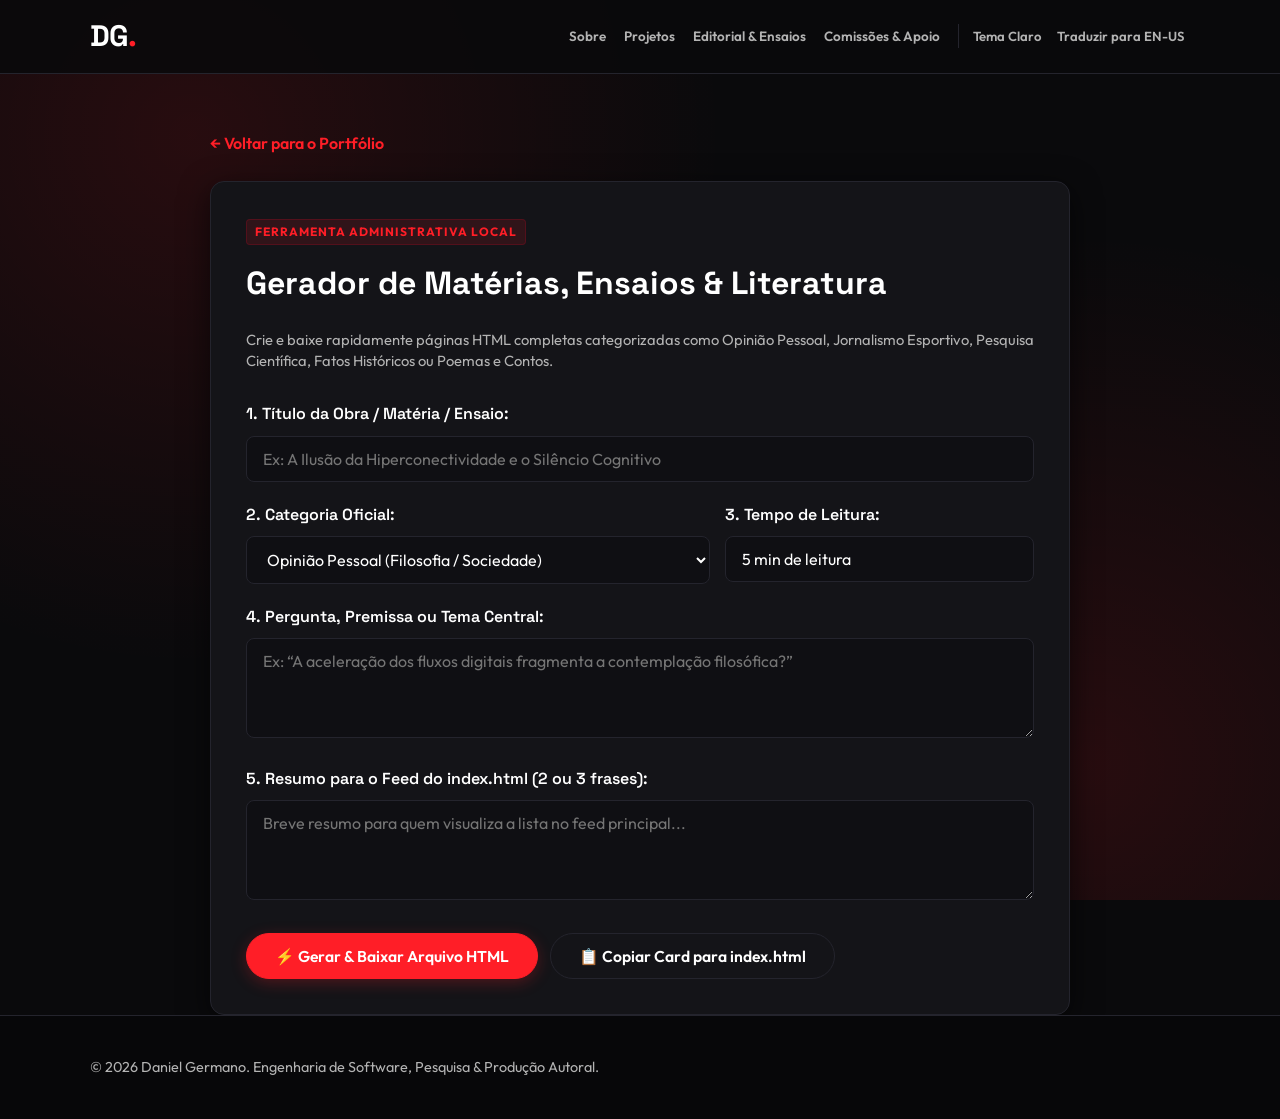
<file: gerador_artigo.html>
﻿<!DOCTYPE html>
<html lang="pt-BR">
<head>
    <meta charset="UTF-8">
    <meta name="viewport" content="width=device-width, initial-scale=1.0">
    <title>Gerador de Matérias, Ensaios & Literatura | Daniel Germano</title>
    <script>
        (function() {
            const savedTheme = localStorage.getItem('dg_portfolio_theme') || 'dark';
            document.documentElement.setAttribute('data-theme', savedTheme);
        })();
    </script>
    <link rel="icon" type="image/png" href="medias/images/favicon.png">
    <link rel="stylesheet" href="style.css">
    <link rel="preconnect" href="https://fonts.googleapis.com">
    <link rel="preconnect" href="https://fonts.gstatic.com" crossorigin>
    <link href="https://fonts.googleapis.com/css2?family=Outfit:wght@300;400;600;800&family=Space+Grotesk:wght@400;600;700&display=swap" rel="stylesheet">
    <style>
        .form-group {
            margin-bottom: 20px;
        }
        .form-group label {
            display: block;
            font-weight: 600;
            margin-bottom: 8px;
            color: var(--text-color);
            font-family: 'Space Grotesk', sans-serif;
        }
        .form-control {
            width: 100%;
            background: var(--card-inner);
            border: 1px solid var(--border-color);
            border-radius: var(--radius-sm);
            padding: 12px 16px;
            color: var(--text-color);
            font-family: 'Outfit', sans-serif;
            font-size: 1rem;
            outline: none;
            transition: var(--transition);
        }
        .form-control:focus {
            border-color: var(--accent-red);
            box-shadow: 0 0 10px var(--glow-red);
        }
        textarea.form-control {
            min-height: 100px;
            resize: vertical;
        }
        select.form-control {
            cursor: pointer;
        }
        .output-box {
            background: var(--code-bg);
            border: 1px solid var(--border-color);
            border-radius: var(--radius-sm);
            padding: 18px;
            color: var(--code-text);
            font-family: 'Consolas', monospace;
            font-size: 0.88rem;
            white-space: pre-wrap;
            word-break: break-all;
            margin-top: 15px;
            max-height: 350px;
            overflow-y: auto;
        }
    </style>
</head>
<body>

    <header>
        <div class="header-container">
            <a href="index.html" class="logo">DG<span>.</span></a>
            <nav>
                <a href="index.html#sobre">Sobre</a>
                <a href="index.html#projetos">Projetos</a>
                <a href="index.html#editorial">Editorial & Ensaios</a>
                <a href="index.html#monetizacao">Comissões & Apoio</a>
            </nav>
        </div>
    </header>

    <div class="main-container" style="padding-top: 130px; max-width: 900px;">
        
        <div style="margin-bottom: 25px;">
            <a href="index.html" style="color: var(--accent-red); font-weight: 600;">&larr; Voltar para o Portfólio</a>
        </div>

        <section class="contact-info-card" style="padding: 35px;">
            <span class="project-tag">Ferramenta Administrativa Local</span>
            <h1 style="font-family:'Space Grotesk', sans-serif; font-size: 2rem; margin: 12px 0 20px 0;">Gerador de Matérias, Ensaios & Literatura</h1>
            <p style="color: var(--text-muted); margin-bottom: 30px;">Crie e baixe rapidamente páginas HTML completas categorizadas como Opinião Pessoal, Jornalismo Esportivo, Pesquisa Científica, Fatos Históricos ou Poemas e Contos.</p>

            <form id="generatorForm">
                <div class="form-group">
                    <label for="txtTitulo">1. Título da Obra / Matéria / Ensaio:</label>
                    <input type="text" id="txtTitulo" class="form-control" placeholder="Ex: A Ilusão da Hiperconectividade e o Silêncio Cognitivo" required>
                </div>

                <div style="display: grid; grid-template-columns: 1.5fr 1fr; gap: 15px;">
                    <div class="form-group">
                        <label for="selCategoria">2. Categoria Oficial:</label>
                        <select id="selCategoria" class="form-control">
                            <option value="opiniao|tag-opiniao|Opinião Pessoal">Opinião Pessoal (Filosofia / Sociedade)</option>
                            <option value="esportes|tag-esportes|Jornalismo Esportivo">Jornalismo Esportivo (Tática / Crônicas)</option>
                            <option value="ciencia|tag-ciencia|Pesquisa Científica">Pesquisa Científica (Hipóteses / Dados)</option>
                            <option value="historia|tag-historia|Fatos Históricos">Fatos Históricos (História / Política)</option>
                            <option value="literatura|tag-literatura|Poemas e Contos">Poemas e Contos (Poesia / Literatura)</option>
                        </select>
                    </div>
                    <div class="form-group">
                        <label for="txtTempo">3. Tempo de Leitura:</label>
                        <input type="text" id="txtTempo" class="form-control" placeholder="Ex: 5 min de leitura" value="5 min de leitura">
                    </div>
                </div>

                <div class="form-group">
                    <label for="txtHipotese" id="lblHipotese">4. Pergunta, Premissa ou Tema Central:</label>
                    <textarea id="txtHipotese" class="form-control" placeholder="Ex: “A aceleração dos fluxos digitais fragmenta a contemplação filosófica?”" required></textarea>
                </div>

                <div class="form-group">
                    <label for="txtResumo">5. Resumo para o Feed do index.html (2 ou 3 frases):</label>
                    <textarea id="txtResumo" class="form-control" placeholder="Breve resumo para quem visualiza a lista no feed principal..." required></textarea>
                </div>

                <div style="display: flex; gap: 12px; margin-top: 25px; flex-wrap: wrap;">
                    <button type="submit" class="btn btn-primary">⚡ Gerar & Baixar Arquivo HTML</button>
                    <button type="button" id="btnCopyCard" class="btn btn-secondary">📋 Copiar Card para index.html</button>
                </div>
            </form>

            <div id="outputSection" style="display: none; margin-top: 35px;">
                <h3 style="font-family:'Space Grotesk', sans-serif; font-size: 1.2rem;">Código do Card para colar no <code>index.html</code> (na seção #editorial):</h3>
                <div id="cardOutput" class="output-box"></div>
            </div>
        </section>

    </div>

    <footer>
        <div class="footer-container">
            <p>&copy; 2026 Daniel Germano. Engenharia de Software, Pesquisa & Produção Autoral.</p>
        </div>
    </footer>

    <script src="lang.js" defer></script>
    <script>
        function slugify(text) {
            return text.toString().toLowerCase()
                .replace(/[áàãâä]/g, 'a')
                .replace(/[éèêë]/g, 'e')
                .replace(/[íìîï]/g, 'i')
                .replace(/[óòõôö]/g, 'o')
                .replace(/[úùûü]/g, 'u')
                .replace(/[ç]/g, 'c')
                .replace(/[^a-z0-9]+/g, '-')
                .replace(/^-+|-+$/g, '');
        }

        const form = document.getElementById("generatorForm");
        const outputSection = document.getElementById("outputSection");
        const cardOutput = document.getElementById("cardOutput");

        form.addEventListener("submit", (e) => {
            e.preventDefault();

            const titulo = document.getElementById("txtTitulo").value.trim();
            const [catSlug, catTagClass, catName] = document.getElementById("selCategoria").value.split("|");
            const tempo = document.getElementById("txtTempo").value.trim() || "5 min de leitura";
            const premissa = document.getElementById("txtHipotese").value.trim();
            const resumo = document.getElementById("txtResumo").value.trim();
            
            const dataAtual = new Date().toLocaleDateString('pt-BR', { day: 'numeric', month: 'long', year: 'numeric' });
            const slug = "texto-" + slugify(titulo);
            const fileName = slug + ".html";

            // Card Snippet
            const cardSnippet = `<!-- Novo Texto: ${titulo} -->
<article class="article-card" data-editorial-category="${catSlug}">
    <div>
        <div class="article-meta">
            <span>📅 ${dataAtual}</span>
            <span>⏱️ ${tempo}</span>
            <span class="project-tag ${catTagClass}">${catName}</span>
        </div>
        <h3>${titulo}</h3>
        
        <div class="article-thesis-box">
            <strong>Foco / Premissa:</strong>
            <p>“${premissa}”</p>
        </div>
        <p>${resumo}</p>
    </div>
    <div style="margin-top: 20px;">
        <a href="${fileName}" class="btn btn-primary" data-i18n="editorial-read-btn">Ler Texto Completo &rarr;</a>
    </div>
</article>`;

            cardOutput.textContent = cardSnippet;
            outputSection.style.display = "block";

            // Conteúdo dinâmico da página de acordo com a categoria
            let corpoConteudo = "";
            if (catSlug === "literatura") {
                corpoConteudo = `
            <div class="poem-container" style="margin: 35px 0;">
                <div class="poem-stanza">
                    <span class="poem-verse">Escreva aqui a primeira estrofe do seu poema,</span>
                    <span class="poem-verse">Com o ritmo das palavras que ecoam no ar,</span>
                    <span class="poem-verse">Cada verso desenha um novo dilema,</span>
                    <span class="poem-verse">Que a mente inquieta se põe a desvendar.</span>
                </div>
                <div class="poem-stanza">
                    <span class="poem-verse">Na segunda estrofe, o conto se expande,</span>
                    <span class="poem-verse">Onde o silêncio da noite comanda.</span>
                </div>
            </div>

            <h2>Sobre a Obra & Contexto de Criação</h2>
            <p>Explique aqui o contexto, inspiração ou reflexão filosófica por trás da criação deste conto ou poema.</p>`;
            } else if (catSlug === "ciencia") {
                corpoConteudo = `
            <div class="article-thesis-box" style="margin: 25px 0;">
                <strong>Pergunta / Hipótese Investigada:</strong>
                <p>“${premissa}”</p>
            </div>

            <h2>1. Introdução & Contexto do Problema</h2>
            <p>Apresente o estado da arte e a motivação experimental para a análise.</p>

            <blockquote>
                "Insira aqui uma citação marcante ou premissa essencial."
            </blockquote>

            <h2>2. Metodologia Experimental & Código</h2>
            <p>Descreva o método de coleta de dados, ferramentas e arquitetura.</p>

            <div class="code-box">
# Exemplo de código ou algoritmo
def executar_teste():
    return {"status": "validado"}
            </div>

            <h2>3. Dissecação dos Dados & Resultados</h2>
            <p>Apresente métricas empíricas e tabelas comparativas.</p>

            <h2>4. Conclusão & Aplicação Prática</h2>
            <p>Sintetize a resposta definitiva para a hipótese inicial.</p>`;
            } else {
                corpoConteudo = `
            <div class="article-thesis-box" style="margin: 25px 0;">
                <strong>Premissa & Foco da Análise:</strong>
                <p>“${premissa}”</p>
            </div>

            <h2>1. O Ponto de Partida & Contextualização</h2>
            <p>Apresente a discussão, fato histórico, evento esportivo ou observação social que motivou este texto.</p>

            <blockquote>
                "Destaque aqui a tese central ou pensamento de maior impacto da sua argumentação."
            </blockquote>

            <h2>2. Desenvolvimento dos Argumentos & Fatos</h2>
            <p>Aprofunde a análise com exemplos, fatos documentados, dados estatísticos ou raciocínio filosófico estruturado.</p>

            <h2>3. Conclusão & Considerações Finais</h2>
            <p>Sintetize o entendimento alcançado e as reflexões que ficam para o leitor.</p>`;
            }

            // HTML Completo
            const fullHtml = `<!DOCTYPE html>
<html lang="pt-BR">
<head>
    <meta charset="UTF-8">
    <meta name="viewport" content="width=device-width, initial-scale=1.0">
    <title>${titulo} | Daniel Germano</title>
    <script>
        (function() {
            const savedTheme = localStorage.getItem('dg_portfolio_theme') || 'dark';
            document.documentElement.setAttribute('data-theme', savedTheme);
        })();
    <\/script>
    <link rel="stylesheet" href="style.css">
    <link rel="preconnect" href="https://fonts.googleapis.com">
    <link rel="preconnect" href="https://fonts.gstatic.com" crossorigin>
    <link href="https://fonts.googleapis.com/css2?family=Outfit:wght@300;400;600;800&family=Space+Grotesk:wght@400;600;700&display=swap" rel="stylesheet">
</head>
<body>

    <header>
        <div class="header-container">
            <a href="index.html" class="logo">DG<span>.</span></a>
            <nav>
                <a href="index.html#sobre" data-i18n="nav-about">Sobre</a>
                <a href="index.html#habilidades" data-i18n="nav-skills">Habilidades</a>
                <a href="index.html#projetos" data-i18n="nav-projects">Projetos</a>
                <a href="index.html#editorial" data-i18n="nav-editorial" class="active">Editorial & Ensaios</a>
                <a href="index.html#monetizacao" data-i18n="nav-monetization">Comissões & Apoio</a>
                <a href="index.html#certificacoes" data-i18n="nav-certs">Certificados</a>
                <a href="index.html#formacao" data-i18n="nav-edu">Formação</a>
            </nav>
        </div>
    </header>

    <div class="main-container" style="padding-top: 130px; max-width: 900px;">
        
        <div style="margin-bottom: 25px;">
            <a href="index.html#editorial" style="color: var(--accent-red); font-weight: 600;">&larr; Voltar para a lista de textos</a>
        </div>

        <article class="article-reader-container">
            
            <div class="article-meta">
                <span>📅 ${dataAtual}</span>
                <span>⏱️ ${tempo}</span>
                <span class="project-tag ${catTagClass}">${catName}</span>
                <span>✍️ Por Daniel Germano</span>
            </div>

            <h1>${titulo}</h1>

            ${corpoConteudo}

            <!-- Caixa de Monetização e Comissões -->
            <div style="background: var(--card-inner); border: 1px solid var(--border-color); border-radius: var(--radius-md); padding: 30px; margin-top: 40px; text-align: center;">
                <span class="project-tag">Apoie Esta Produção Autoral</span>
                <h3 style="margin: 15px 0 10px 0; font-size: 1.4rem;">Gostou deste texto e quer apoiar ou encomendar um ensaio?</h3>
                <p style="font-size: 0.95rem; color: var(--text-muted); max-width: 600px; margin: 0 auto 20px auto;">Você pode apoiar a continuidade de meus estudos e criações com qualquer contribuição via Pix ou solicitar um estudo/pesquisa sob medida.</p>

                <div class="pix-copy-box" style="max-width: 500px; margin: 0 auto 20px auto;">
                    <span class="pix-key-text" style="font-size: 0.88rem;">danielgermano.dev@gmail.com</span>
                    <button class="btn-copy-pix">Copiar Pix</button>
                </div>

                <div style="display: flex; gap: 12px; justify-content: center; flex-wrap: wrap;">
                    <a href="index.html#monetizacao" class="btn btn-secondary">Ver Planos de Apoio</a>
                    <a href="https://wa.me/5511966302273?text=Olá+Daniel!+Li+seu+texto+autoral+e+gostaria+de+conversar" target="_blank" class="btn btn-primary">Falar no WhatsApp</a>
                </div>
            </div>

        </article>

    </div>

    <footer>
        <div class="footer-container">
            <p data-i18n="footer-text">&copy; 2026 Daniel Germano. Engenharia de Software, Pesquisa & Produção Autoral.</p>
            <div class="social-links">
                <a href="https://github.com/DanielGermano-Dev" target="_blank">GitHub</a>
                <a href="https://linkedin.com/in/daniel-germano-lima-dos-santos" target="_blank">LinkedIn</a>
                <a href="mailto:danielgermano.dev@gmail.com">E-mail</a>
            </div>
        </div>
    </footer>

    <script src="lang.js" defer><\/script>
</body>
</html>`;

            // Download
            const blob = new Blob([fullHtml], { type: "text/html;charset=utf-8" });
            const link = document.createElement("a");
            link.href = URL.createObjectURL(blob);
            link.download = fileName;
            link.click();
        });

        document.getElementById("btnCopyCard").addEventListener("click", () => {
            const text = cardOutput.textContent;
            if (text) {
                navigator.clipboard.writeText(text).then(() => {
                    const btn = document.getElementById("btnCopyCard");
                    const orig = btn.innerText;
                    btn.innerText = "Copiado! ✓";
                    setTimeout(() => btn.innerText = orig, 2000);
                });
            } else {
                alert("Por favor, preencha o formulário e clique em Gerar primeiro!");
            }
        });
    </script>
</body>
</html>
</file>
<file: style.css>
/* ==========================================================================
   PORTFÓLIO PESSOAL - DANIEL GERMANO
   Identidade Visual: Preto Profundo / Off-White, Vermelho Carmesim & Branco
   Versão com Temas Claro & Escuro (Light & Dark Theme)
   ========================================================================== */

:root, [data-theme="dark"] {
    --bg-color: #0a0a0c;
    --bg-secondary: #121216;
    --card-bg: #141418;
    --card-inner: #0f0f13;
    --border-color: #24242d;
    --border-hover: #3a3a48;
    --text-color: #ffffff;
    --text-muted: #b3b3b3;
    --text-dim: #737380;
    
    --accent-red: #ff1e27;
    --accent-red-hover: #d1121b;
    --accent-red-dim: rgba(255, 30, 39, 0.12);
    --glow-red: rgba(255, 30, 39, 0.25);
    
    --header-bg: rgba(10, 10, 12, 0.88);
    --footer-bg: #070709;
    --code-bg: #060608;
    --code-text: #ff767c;
    --card-shadow: 0 8px 30px rgba(0, 0, 0, 0.6);
    
    --radius-sm: 8px;
    --radius-md: 14px;
    --radius-lg: 20px;
    --transition: all 0.3s cubic-bezier(0.25, 0.8, 0.25, 1);
}

[data-theme="light"] {
    --bg-color: #f7f8fb;
    --bg-secondary: #ffffff;
    --card-bg: #ffffff;
    --card-inner: #f1f3f9;
    --border-color: #e2e6f0;
    --border-hover: #ccd3e2;
    --text-color: #12151c;
    --text-muted: #525866;
    --text-dim: #848d9f;
    
    --accent-red: #d90429;
    --accent-red-hover: #ba0322;
    --accent-red-dim: rgba(217, 4, 41, 0.08);
    --glow-red: rgba(217, 4, 41, 0.18);
    
    --header-bg: rgba(247, 248, 251, 0.92);
    --footer-bg: #edf0f7;
    --code-bg: #1c1e24;
    --code-text: #ff7b82;
    --card-shadow: 0 6px 24px rgba(0, 0, 0, 0.06);
}

* {
    box-sizing: border-box;
    margin: 0;
    padding: 0;
    scroll-behavior: smooth;
}

body {
    background-color: var(--bg-color);
    background-image: 
        radial-gradient(circle at 15% 15%, var(--accent-red-dim) 0%, transparent 40%),
        radial-gradient(circle at 85% 85%, var(--accent-red-dim) 0%, transparent 40%);
    background-attachment: fixed;
    color: var(--text-color);
    font-family: 'Outfit', sans-serif;
    line-height: 1.65;
    overflow-x: hidden;
    transition: background-color 0.25s ease, color 0.25s ease;
}

a {
    color: inherit;
    text-decoration: none;
}

/* Custom Scrollbar */
::-webkit-scrollbar {
    width: 8px;
}
::-webkit-scrollbar-track {
    background: var(--bg-color);
}
::-webkit-scrollbar-thumb {
    background: var(--border-color);
    border-radius: 4px;
}
::-webkit-scrollbar-thumb:hover {
    background: var(--accent-red);
}

/* ==========================================================================
   HEADER & NAV
   ========================================================================== */

header {
    position: fixed;
    top: 0;
    left: 0;
    width: 100%;
    background-color: var(--header-bg);
    border-bottom: 1px solid var(--border-color);
    z-index: 1000;
    transition: transform 0.25s ease, background-color 0.2s ease;
    will-change: transform;
}

header.header-hidden {
    transform: translateY(-100%);
    box-shadow: none;
}

header.header-scrolled {
    box-shadow: 0 4px 25px rgba(0, 0, 0, 0.35);
}

.header-container {
    max-width: 1440px;
    margin: 0 auto;
    padding: 12px 24px;
    display: flex;
    justify-content: space-between;
    align-items: center;
}

.logo {
    font-family: 'Space Grotesk', sans-serif;
    font-size: 1.85rem;
    font-weight: 700;
    letter-spacing: -1px;
    transition: var(--transition);
    flex-shrink: 0;
}

.logo span {
    color: var(--accent-red);
}

.logo:hover {
    transform: scale(1.05);
}

.mobile-menu-btn {
    display: none;
}

nav {
    display: flex;
    gap: 6px;
    align-items: center;
    flex-wrap: nowrap;
}

nav a {
    font-size: 0.84rem;
    font-weight: 600;
    color: var(--text-muted);
    transition: var(--transition);
    padding: 4px 6px;
    border-radius: 6px;
    white-space: nowrap;
}

nav a:hover {
    color: var(--text-color);
    background: rgba(255, 255, 255, 0.06);
}

[data-theme="light"] nav a:hover {
    background: rgba(0, 0, 0, 0.05);
}

nav a.active {
    color: var(--accent-red);
}

.nav-actions {
    display: flex;
    gap: 4px;
    align-items: center;
    margin-left: 6px;
    border-left: 1px solid var(--border-color);
    padding-left: 8px;
    flex-shrink: 0;
}

#lang-toggle, #theme-toggle {
    background: transparent;
    border: none;
    outline: none;
    color: var(--text-muted);
    padding: 4px 6px;
    border-radius: 6px;
    font-size: 0.82rem;
    font-weight: 600;
    cursor: pointer;
    transition: var(--transition);
    display: inline-flex;
    align-items: center;
    font-family: 'Outfit', sans-serif;
    white-space: nowrap;
}

#lang-toggle:hover, #theme-toggle:hover {
    color: var(--accent-red);
    background: var(--accent-red-dim);
    transform: none;
    box-shadow: none;
}

/* ==========================================================================
   HERO SECTION
   ========================================================================== */

.hero {
    min-height: 75vh;
    padding-top: 140px;
    padding-bottom: 60px;
    display: flex;
    align-items: center;
    justify-content: center;
    text-align: center;
    border-bottom: 1px solid var(--border-color);
    position: relative;
}

.hero-content {
    max-width: 850px;
    padding: 0 24px;
}

.hero-tag {
    font-family: 'Space Grotesk', sans-serif;
    font-size: 0.88rem;
    text-transform: uppercase;
    letter-spacing: 2px;
    color: var(--accent-red);
    font-weight: 700;
    margin-bottom: 20px;
    display: inline-block;
    padding: 4px 14px;
    border-radius: 20px;
    background: var(--accent-red-dim);
    border: 1px solid rgba(217, 4, 41, 0.25);
}

.hero h1 {
    font-size: 4.2rem;
    font-weight: 800;
    line-height: 1.08;
    margin-bottom: 24px;
    letter-spacing: -1.5px;
    color: var(--text-color);
}

.hero h1 span {
    color: var(--accent-red);
    position: relative;
}

.hero p {
    font-size: 1.25rem;
    color: var(--text-muted);
    max-width: 660px;
    margin: 0 auto 35px auto;
    line-height: 1.7;
}

.hero-actions {
    display: flex;
    gap: 16px;
    justify-content: center;
    flex-wrap: wrap;
}

/* ==========================================================================
   BOTÕES & COMPONENTES
   ========================================================================== */

.btn {
    padding: 12px 28px;
    border-radius: 30px;
    font-weight: 600;
    font-size: 0.98rem;
    transition: var(--transition);
    cursor: pointer;
    display: inline-flex;
    align-items: center;
    justify-content: center;
    gap: 8px;
    border: none;
    text-decoration: none;
    font-family: 'Outfit', sans-serif;
}

.btn-primary {
    background-color: var(--accent-red);
    border: 1px solid var(--accent-red);
    color: #ffffff !important;
    box-shadow: 0 4px 15px var(--glow-red);
}

.btn-primary:hover {
    background-color: var(--accent-red-hover);
    border-color: var(--accent-red-hover);
    transform: translateY(-2px);
    box-shadow: 0 6px 20px rgba(217, 4, 41, 0.4);
}

.btn-secondary {
    background-color: transparent;
    border: 1px solid var(--border-color);
    color: var(--text-color);
}

.btn-secondary:hover {
    background-color: var(--card-bg);
    border-color: var(--border-hover);
    transform: translateY(-2px);
}

.btn-outline-red {
    background-color: transparent;
    border: 1px solid var(--accent-red);
    color: var(--accent-red);
}

.btn-outline-red:hover {
    background-color: var(--accent-red);
    color: #ffffff !important;
    transform: translateY(-2px);
}

/* ==========================================================================
   LAYOUT & SEÇÕES
   ========================================================================== */

.main-container {
    max-width: 1240px;
    margin: 0 auto;
    padding: 0 24px;
}

.section {
    padding: 90px 0;
    border-bottom: 1px solid var(--border-color);
}

.section-header {
    display: flex;
    justify-content: space-between;
    align-items: flex-end;
    margin-bottom: 40px;
    flex-wrap: wrap;
    gap: 15px;
}

.section-title {
    font-family: 'Space Grotesk', sans-serif;
    font-size: 2.2rem;
    font-weight: 700;
    position: relative;
    display: inline-block;
    letter-spacing: -0.5px;
    color: var(--text-color);
}

.section-title::after {
    content: '';
    position: absolute;
    bottom: -10px;
    left: 0;
    width: 45px;
    height: 4px;
    background-color: var(--accent-red);
    border-radius: 2px;
}

.section-desc {
    color: var(--text-muted);
    font-size: 1.05rem;
    max-width: 700px;
    margin-top: 15px;
}

/* ==========================================================================
   SOBRE MIM
   ========================================================================== */

.about-grid {
    display: grid;
    grid-template-columns: 1.2fr 2fr 1.2fr;
    gap: 40px;
    align-items: start;
}

.about-photo-container {
    width: 100%;
}

.about-photo {
    width: 100%;
    aspect-ratio: 3/4;
    object-fit: cover;
    border-radius: var(--radius-md);
    border: 2px solid var(--border-color);
    box-shadow: var(--card-shadow);
    transition: var(--transition);
}

.about-photo:hover {
    border-color: var(--accent-red);
    box-shadow: 0 8px 30px var(--glow-red);
}

.about-text p {
    font-size: 1.1rem;
    color: var(--text-muted);
    margin-bottom: 20px;
    text-align: justify;
    line-height: 1.75;
}

.about-contacts {
    width: 100%;
}

.contact-info-card {
    background-color: var(--card-bg);
    border: 1px solid var(--border-color);
    padding: 24px;
    border-radius: var(--radius-md);
    box-shadow: var(--card-shadow);
    transition: var(--transition);
}

.contact-info-card h3 {
    font-family: 'Space Grotesk', sans-serif;
    font-size: 1.25rem;
    margin-bottom: 18px;
    color: var(--text-color);
    border-bottom: 2px solid var(--border-color);
    padding-bottom: 8px;
}

.contact-info-card p {
    font-size: 0.92rem;
    color: var(--text-muted);
    margin-bottom: 14px;
    line-height: 1.4;
}

.contact-info-card p strong {
    color: var(--text-color);
}

.contact-info-card a {
    transition: color 0.3s;
    word-break: break-all;
}

.contact-info-card a:hover {
    color: var(--accent-red) !important;
}

/* ==========================================================================
   HABILIDADES
   ========================================================================== */

.skills-grid {
    display: grid;
    grid-template-columns: repeat(auto-fit, minmax(280px, 1fr));
    gap: 25px;
}

.skill-category {
    background-color: var(--card-bg);
    border: 1px solid var(--border-color);
    border-radius: var(--radius-md);
    padding: 28px;
    box-shadow: var(--card-shadow);
    transition: var(--transition);
}

.skill-category:hover {
    border-color: var(--border-hover);
    transform: translateY(-2px);
}

.skill-category h3 {
    font-family: 'Space Grotesk', sans-serif;
    font-size: 1.25rem;
    margin-bottom: 20px;
    border-bottom: 2px solid var(--border-color);
    padding-bottom: 10px;
    color: var(--text-color);
}

.skill-tags {
    display: flex;
    flex-wrap: wrap;
    gap: 8px;
}

.skill-tags span {
    background-color: var(--card-inner);
    border: 1px solid var(--border-color);
    padding: 6px 12px;
    border-radius: 20px;
    font-size: 0.88rem;
    font-weight: 500;
    color: var(--text-muted);
    transition: var(--transition);
}

.skill-tags span:hover {
    border-color: var(--accent-red);
    color: var(--accent-red);
    background: var(--accent-red-dim);
}

/* ==========================================================================
   PROJETOS & FILTROS (ABA DEDICADA EXPANDIDA)
   ========================================================================== */

.filter-bar {
    display: flex;
    gap: 10px;
    flex-wrap: wrap;
    margin: 25px 0 35px 0;
}

.filter-btn {
    background: var(--card-bg);
    border: 1px solid var(--border-color);
    color: var(--text-muted);
    padding: 8px 18px;
    border-radius: 20px;
    font-size: 0.9rem;
    font-weight: 600;
    cursor: pointer;
    transition: var(--transition);
    font-family: 'Outfit', sans-serif;
}

.filter-btn:hover {
    color: var(--text-color);
    border-color: var(--border-hover);
}

.filter-btn.active {
    background: var(--accent-red);
    border-color: var(--accent-red);
    color: #ffffff;
    box-shadow: 0 4px 12px var(--glow-red);
}

.projects-grid {
    display: grid;
    grid-template-columns: repeat(auto-fit, minmax(340px, 1fr));
    gap: 25px;
}

.project-card {
    background-color: var(--card-bg);
    border: 1px solid var(--border-color);
    border-radius: var(--radius-md);
    padding: 28px;
    display: flex;
    flex-direction: column;
    justify-content: space-between;
    box-shadow: var(--card-shadow);
    transition: var(--transition);
}

.project-card:hover {
    transform: translateY(-5px);
    border-color: var(--accent-red);
    box-shadow: 0 10px 30px var(--glow-red);
}

.project-header-top {
    display: flex;
    justify-content: space-between;
    align-items: center;
    margin-bottom: 12px;
}

.project-tag {
    font-size: 0.75rem;
    text-transform: uppercase;
    letter-spacing: 1px;
    color: var(--accent-red);
    font-weight: 700;
    display: inline-block;
    padding: 2px 8px;
    border-radius: 4px;
    background: var(--accent-red-dim);
    border: 1px solid rgba(217, 4, 41, 0.2);
}

.project-status {
    font-size: 0.75rem;
    color: var(--text-dim);
    font-weight: 600;
}

.project-card h3 {
    font-family: 'Space Grotesk', sans-serif;
    font-size: 1.35rem;
    margin-bottom: 12px;
    color: var(--text-color);
}

.project-card p {
    color: var(--text-muted);
    font-size: 0.95rem;
    margin-bottom: 18px;
    line-height: 1.6;
}

.project-techs {
    display: flex;
    flex-wrap: wrap;
    gap: 6px;
    margin-bottom: 20px;
}

.project-techs span {
    font-size: 0.72rem;
    font-weight: 600;
    padding: 3px 8px;
    border-radius: 4px;
    background: var(--card-inner);
    color: var(--text-muted);
    border: 1px solid var(--border-color);
}

.project-footer {
    display: flex;
    justify-content: space-between;
    align-items: center;
    padding-top: 15px;
    border-top: 1px solid var(--border-color);
}

.project-link {
    font-weight: 600;
    color: var(--text-color);
    font-size: 0.92rem;
    transition: var(--transition);
}

.project-link:hover {
    color: var(--accent-red);
    transform: translateX(3px);
}

/* ==========================================================================
   EDITORIAL & BLOG DE PESQUISAS
   ========================================================================== */

.editorial-grid {
    display: grid;
    grid-template-columns: repeat(auto-fit, minmax(360px, 1fr));
    gap: 25px;
}

.article-card {
    background-color: var(--card-bg);
    border: 1px solid var(--border-color);
    border-radius: var(--radius-md);
    padding: 30px;
    display: flex;
    flex-direction: column;
    justify-content: space-between;
    box-shadow: var(--card-shadow);
    transition: var(--transition);
}

.article-card:hover {
    transform: translateY(-4px);
    border-color: var(--accent-red);
    box-shadow: 0 10px 30px var(--glow-red);
}

.article-card h3 {
    font-family: 'Space Grotesk', sans-serif;
    color: var(--text-color);
}

.article-meta {
    display: flex;
    gap: 15px;
    align-items: center;
    font-size: 0.85rem;
    color: var(--text-dim);
    margin-bottom: 12px;
    flex-wrap: wrap;
}

.article-thesis-box {
    background-color: var(--card-inner);
    border-left: 3px solid var(--accent-red);
    padding: 14px 16px;
    border-radius: 0 var(--radius-sm) var(--radius-sm) 0;
    margin: 15px 0;
}

.article-thesis-box strong {
    color: var(--accent-red);
    font-size: 0.85rem;
    display: block;
    margin-bottom: 4px;
    text-transform: uppercase;
    letter-spacing: 0.5px;
}

.article-thesis-box p {
    font-size: 0.92rem;
    color: var(--text-color);
    margin: 0;
}

/* Badges de Categorias Editoriais */
.tag-opiniao {
    color: #f59e0b !important;
    background: rgba(245, 158, 11, 0.12) !important;
    border-color: rgba(245, 158, 11, 0.3) !important;
}

.tag-esportes {
    color: #10b981 !important;
    background: rgba(16, 185, 129, 0.12) !important;
    border-color: rgba(16, 185, 129, 0.3) !important;
}

.tag-ciencia {
    color: #06b6d4 !important;
    background: rgba(6, 182, 212, 0.12) !important;
    border-color: rgba(6, 182, 212, 0.3) !important;
}

.tag-historia {
    color: #a855f7 !important;
    background: rgba(168, 85, 247, 0.12) !important;
    border-color: rgba(168, 85, 247, 0.3) !important;
}

.tag-literatura {
    color: #ec4899 !important;
    background: rgba(236, 72, 153, 0.12) !important;
    border-color: rgba(236, 72, 153, 0.3) !important;
}

/* Formatação Especial para Poemas & Contos */
.poem-container {
    background: var(--card-inner);
    border: 1px solid var(--border-color);
    border-left: 3px solid #ec4899;
    border-radius: var(--radius-sm);
    padding: 28px 32px;
    margin: 25px 0;
    font-style: italic;
    font-size: 1.05rem;
    line-height: 1.8;
    color: var(--text-color);
    box-shadow: var(--card-shadow);
}

.poem-stanza {
    margin-bottom: 22px;
}

.poem-stanza:last-child {
    margin-bottom: 0;
}

.poem-verse {
    display: block;
    margin-bottom: 4px;
}

/* Leitor de Artigo Dedicado */
.article-reader-container {
    background-color: var(--card-bg);
    border: 1px solid var(--border-color);
    border-radius: var(--radius-lg);
    padding: 45px;
    margin-bottom: 40px;
    box-shadow: var(--card-shadow);
}

.article-reader-container h1 {
    font-family: 'Space Grotesk', sans-serif;
    font-size: 2.3rem;
    line-height: 1.2;
    margin: 15px 0 20px 0;
    letter-spacing: -0.5px;
    color: var(--text-color);
}

.article-reader-container h2 {
    font-family: 'Space Grotesk', sans-serif;
    font-size: 1.5rem;
    margin: 35px 0 15px 0;
    color: var(--text-color);
}

.article-reader-container p {
    font-size: 1.05rem;
    color: var(--text-muted);
    margin-bottom: 20px;
    text-align: justify;
    line-height: 1.8;
}

.article-reader-container blockquote {
    background: var(--card-inner);
    border-left: 4px solid var(--accent-red);
    padding: 16px 20px;
    margin: 25px 0;
    font-style: italic;
    color: var(--text-color);
    border-radius: 0 var(--radius-sm) var(--radius-sm) 0;
}

.code-box {
    background: var(--code-bg);
    border: 1px solid var(--border-color);
    border-radius: var(--radius-sm);
    padding: 16px;
    font-family: 'Consolas', 'Fira Code', monospace;
    font-size: 0.88rem;
    color: var(--code-text);
    overflow-x: auto;
    margin: 20px 0;
}

/* ==========================================================================
   MONETIZAÇÃO, ASSINATURAS & COMISSÕES
   ========================================================================== */

.monetization-section {
    background: transparent;
}

.tiers-grid {
    display: grid;
    grid-template-columns: repeat(auto-fit, minmax(300px, 1fr));
    gap: 25px;
    margin: 35px 0;
}

.tier-card {
    background-color: var(--card-bg);
    border: 1px solid var(--border-color);
    border-radius: var(--radius-md);
    padding: 30px;
    display: flex;
    flex-direction: column;
    justify-content: space-between;
    text-align: center;
    position: relative;
    box-shadow: var(--card-shadow);
    transition: var(--transition);
}

.tier-card.featured {
    border-color: var(--accent-red);
    box-shadow: 0 0 25px var(--glow-red);
}

.tier-badge {
    position: absolute;
    top: -12px;
    left: 50%;
    transform: translateX(-50%);
    background: var(--accent-red);
    color: #ffffff;
    font-size: 0.72rem;
    font-weight: 800;
    padding: 3px 12px;
    border-radius: 12px;
    text-transform: uppercase;
    letter-spacing: 0.5px;
}

.tier-card:hover {
    transform: translateY(-4px);
    border-color: var(--accent-red);
}

.tier-card h3 {
    font-family: 'Space Grotesk', sans-serif;
    color: var(--text-color);
}

.tier-price {
    font-size: 2.2rem;
    font-weight: 800;
    color: var(--text-color);
    margin: 15px 0 4px 0;
}

.tier-period {
    font-size: 0.85rem;
    color: var(--text-dim);
    margin-bottom: 20px;
}

.tier-features {
    list-style: none;
    text-align: left;
    margin: 20px 0 25px 0;
    padding: 0;
}

.tier-features li {
    font-size: 0.92rem;
    color: var(--text-muted);
    margin-bottom: 10px;
    position: relative;
    padding-left: 22px;
}

.tier-features li::before {
    content: "✓";
    position: absolute;
    left: 0;
    color: var(--accent-red);
    font-weight: bold;
}

/* Suporte Pix & Plataformas */
.pix-support-container {
    background: var(--card-bg);
    border: 1px solid var(--border-color);
    border-radius: var(--radius-md);
    padding: 28px;
    margin-top: 30px;
    box-shadow: var(--card-shadow);
}

.pix-copy-box {
    display: flex;
    justify-content: space-between;
    align-items: center;
    background: var(--card-inner);
    border: 1px dashed var(--accent-red);
    padding: 14px 18px;
    border-radius: var(--radius-sm);
    margin: 15px 0;
    gap: 12px;
}

.pix-key-text {
    font-family: 'Consolas', monospace;
    font-size: 0.95rem;
    color: var(--accent-red);
    word-break: break-all;
}

.btn-copy-pix {
    background: var(--accent-red);
    color: #ffffff;
    border: none;
    padding: 8px 16px;
    border-radius: var(--radius-sm);
    font-weight: 700;
    cursor: pointer;
    font-size: 0.88rem;
    white-space: nowrap;
    transition: var(--transition);
    font-family: 'Outfit', sans-serif;
}

.btn-copy-pix:hover {
    background: var(--accent-red-hover);
}

.platforms-grid {
    display: grid;
    grid-template-columns: repeat(auto-fit, minmax(180px, 1fr));
    gap: 12px;
    margin-top: 15px;
}

.platform-card {
    display: flex;
    align-items: center;
    justify-content: center;
    gap: 8px;
    background: var(--card-inner);
    border: 1px solid var(--border-color);
    padding: 12px;
    border-radius: var(--radius-sm);
    font-weight: 600;
    font-size: 0.9rem;
    color: var(--text-color);
    transition: var(--transition);
}

.platform-card:hover {
    border-color: var(--accent-red);
    color: var(--accent-red);
    transform: translateY(-2px);
}

/* ==========================================================================
   CERTIFICADOS & TIMELINE
   ========================================================================== */

.certificates-grid {
    display: grid;
    grid-template-columns: repeat(auto-fit, minmax(260px, 1fr));
    gap: 25px;
}

.certificate-card {
    background-color: var(--card-bg);
    border: 1px solid var(--border-color);
    border-radius: var(--radius-md);
    overflow: hidden;
    box-shadow: var(--card-shadow);
    transition: var(--transition);
}

.certificate-card:hover {
    border-color: var(--accent-red);
    transform: translateY(-3px);
}

.cert-img-container {
    width: 100%;
    height: 180px;
    background-color: var(--card-inner);
    overflow: hidden;
    border-bottom: 1px solid var(--border-color);
}

.cert-img-container img {
    width: 100%;
    height: 100%;
    object-fit: cover;
    transition: transform 0.5s;
}

.certificate-card:hover .cert-img-container img {
    transform: scale(1.06);
}

.cert-info {
    padding: 20px;
}

.cert-tag {
    font-size: 0.72rem;
    font-weight: 700;
    color: var(--accent-red);
    text-transform: uppercase;
    letter-spacing: 1px;
    margin-bottom: 8px;
    display: block;
}

.cert-info h4 {
    font-size: 1.05rem;
    font-weight: 600;
    margin-bottom: 6px;
    color: var(--text-color);
}

.cert-issuer {
    color: var(--text-muted);
    font-size: 0.88rem;
}

.cert-date {
    font-size: 0.8rem;
    color: var(--text-dim);
}

.timeline {
    position: relative;
    max-width: 800px;
    margin: 0 auto;
    padding-left: 30px;
}

.timeline::after {
    content: '';
    position: absolute;
    width: 2px;
    background-color: var(--border-color);
    top: 0;
    bottom: 0;
    left: 7px;
}

.timeline-item {
    position: relative;
    margin-bottom: 45px;
}

.timeline-badge {
    position: absolute;
    width: 16px;
    height: 16px;
    border-radius: 50%;
    background-color: var(--accent-red);
    left: -30px;
    top: 6px;
    border: 3px solid var(--bg-color);
    z-index: 10;
}

.timeline-content {
    background-color: var(--card-bg);
    border: 1px solid var(--border-color);
    border-radius: var(--radius-md);
    padding: 24px 30px;
    box-shadow: var(--card-shadow);
}

.timeline-content h3 {
    font-family: 'Space Grotesk', sans-serif;
    font-size: 1.3rem;
    margin-bottom: 5px;
    color: var(--text-color);
}

.timeline-date {
    color: var(--accent-red);
    font-size: 0.85rem;
    font-weight: 700;
    text-transform: uppercase;
    display: block;
    margin-bottom: 12px;
}

.timeline-place {
    font-weight: 600;
    font-size: 0.95rem;
    margin-bottom: 8px;
    color: var(--text-color);
}

.timeline-content p:last-child {
    color: var(--text-muted);
    font-size: 0.95rem;
}

/* ==========================================================================
   GEEK & TECH HUB / INDICAÇÕES & AFILIADOS
   ========================================================================== */

.affiliate-section {
    position: relative;
}

.affiliate-grid {
    display: grid;
    grid-template-columns: repeat(auto-fill, minmax(280px, 1fr));
    gap: 24px;
    margin-top: 25px;
}

.affiliate-card {
    background-color: var(--card-bg);
    border: 1px solid var(--border-color);
    border-radius: var(--radius-md);
    padding: 24px;
    display: flex;
    flex-direction: column;
    justify-content: space-between;
    box-shadow: var(--card-shadow);
    transition: var(--transition);
    position: relative;
    overflow: hidden;
}

.affiliate-card:hover {
    border-color: var(--accent-red);
    transform: translateY(-4px);
    box-shadow: 0 12px 35px var(--glow-red);
}

.affiliate-card-top {
    display: flex;
    justify-content: space-between;
    align-items: center;
    margin-bottom: 16px;
    gap: 8px;
}

.store-badge {
    font-size: 0.78rem;
    font-weight: 700;
    padding: 4px 10px;
    border-radius: 6px;
    letter-spacing: 0.3px;
    display: inline-flex;
    align-items: center;
}

.store-shopee {
    background: rgba(238, 77, 45, 0.15);
    color: #ff5722;
    border: 1px solid rgba(238, 77, 45, 0.35);
}

.store-amazon {
    background: rgba(245, 158, 11, 0.15);
    color: #f59e0b;
    border: 1px solid rgba(245, 158, 11, 0.35);
}

.store-aliexpress {
    background: rgba(239, 68, 68, 0.15);
    color: #ef4444;
    border: 1px solid rgba(239, 68, 68, 0.35);
}

.highlight-badge {
    font-size: 0.75rem;
    font-weight: 600;
    color: var(--text-muted);
    background: var(--card-inner);
    padding: 4px 8px;
    border-radius: 6px;
    border: 1px solid var(--border-color);
}

.affiliate-icon-box {
    display: flex;
    align-items: center;
    justify-content: center;
    width: 52px;
    height: 52px;
    border-radius: var(--radius-sm);
    background: var(--card-inner);
    border: 1px solid var(--border-color);
    margin-bottom: 16px;
    transition: var(--transition);
}

.affiliate-card:hover .affiliate-icon-box {
    border-color: var(--accent-red);
    background: var(--accent-red-dim);
}

.aff-icon {
    font-size: 1.75rem;
}

.affiliate-body h3 {
    font-family: 'Space Grotesk', sans-serif;
    font-size: 1.15rem;
    font-weight: 700;
    color: var(--text-color);
    margin-bottom: 8px;
    line-height: 1.35;
}

.affiliate-tagline {
    font-size: 0.88rem;
    color: var(--text-muted);
    margin-bottom: 14px;
    line-height: 1.45;
}

.affiliate-tip {
    background: var(--card-inner);
    border-left: 3px solid var(--accent-red);
    padding: 10px 14px;
    border-radius: 0 var(--radius-sm) var(--radius-sm) 0;
    margin-bottom: 16px;
    font-size: 0.84rem;
    color: var(--text-muted);
    line-height: 1.45;
}

.affiliate-tip strong {
    color: var(--text-color);
    display: block;
    margin-bottom: 3px;
    font-size: 0.82rem;
}

.affiliate-price-row {
    display: flex;
    justify-content: space-between;
    align-items: center;
    padding-top: 12px;
    border-top: 1px dashed var(--border-color);
    margin-bottom: 16px;
}

.aff-price {
    font-family: 'Space Grotesk', sans-serif;
    font-size: 1.15rem;
    font-weight: 700;
    color: var(--text-color);
}

.aff-status {
    font-size: 0.76rem;
    font-weight: 600;
    color: #10b981;
    background: rgba(16, 185, 129, 0.12);
    border: 1px solid rgba(16, 185, 129, 0.25);
    padding: 3px 8px;
    border-radius: 4px;
}

.affiliate-footer {
    margin-top: auto;
}

.btn-shopee {
    width: 100%;
    display: flex;
    align-items: center;
    justify-content: center;
    gap: 8px;
    padding: 11px 16px;
    background: linear-gradient(135deg, #ee4d2d 0%, #ff5722 100%);
    color: #ffffff !important;
    font-weight: 700;
    font-size: 0.92rem;
    border-radius: var(--radius-sm);
    border: none;
    cursor: pointer;
    transition: var(--transition);
    box-shadow: 0 4px 15px rgba(238, 77, 45, 0.25);
    text-align: center;
}

.btn-shopee:hover {
    transform: translateY(-2px);
    box-shadow: 0 6px 20px rgba(238, 77, 45, 0.45);
    filter: brightness(1.06);
}

.affiliate-disclaimer-card {
    display: flex;
    gap: 18px;
    align-items: flex-start;
    background: var(--card-bg);
    border: 1px solid var(--border-color);
    border-radius: var(--radius-md);
    padding: 22px 28px;
    margin-top: 40px;
    box-shadow: var(--card-shadow);
}

.disclaimer-icon {
    font-size: 1.7rem;
    flex-shrink: 0;
    margin-top: 2px;
}

.disclaimer-text h4 {
    font-family: 'Space Grotesk', sans-serif;
    font-size: 1.05rem;
    font-weight: 700;
    color: var(--text-color);
    margin-bottom: 6px;
}

.disclaimer-text p {
    font-size: 0.9rem;
    color: var(--text-muted);
    line-height: 1.6;
}

/* ==========================================================================
   FOOTER
   ========================================================================== */

footer {
    border-top: 1px solid var(--border-color);
    padding: 40px 0;
    background-color: var(--footer-bg);
    transition: background-color 0.3s ease;
}

.footer-container {
    max-width: 1240px;
    margin: 0 auto;
    padding: 0 24px;
    display: flex;
    justify-content: space-between;
    align-items: center;
    flex-wrap: wrap;
    gap: 20px;
    font-size: 0.9rem;
    color: var(--text-muted);
}

.social-links {
    display: flex;
    gap: 20px;
}

.social-links a {
    transition: color 0.3s;
}

.social-links a:hover {
    color: var(--accent-red);
}

/* ==========================================================================
   RESPONSIVIDADE MULTIDISPOSITIVOS (MÓVEL, NOTEBOOK, MONITORES & TVS / 4K)
   ========================================================================== */

/* 1. TELEVISÕES, 4K UHD & MONITORES ULTRAWIDE (2560px+) */
@media (min-width: 2560px) {
    :root {
        font-size: 19px;
    }
    
    .header-container,
    .main-container,
    .footer-container {
        max-width: 1780px;
    }
    
    .hero {
        padding: 160px 40px 120px;
    }
    
    .hero h1 {
        font-size: 4.8rem;
    }
    
    .hero p {
        font-size: 1.45rem;
        max-width: 900px;
    }
    
    .projects-grid,
    .affiliate-grid {
        grid-template-columns: repeat(auto-fill, minmax(360px, 1fr));
        gap: 32px;
    }

    .about-grid {
        grid-template-columns: 1.2fr 2.4fr 1.3fr;
        gap: 50px;
    }
}

/* 2. MONITORES QUAD HD & DESKTOPS AMPLOS (1441px - 2559px) */
@media (min-width: 1441px) and (max-width: 2559px) {
    .header-container,
    .main-container,
    .footer-container {
        max-width: 1360px;
    }
    
    .hero h1 {
        font-size: 3.8rem;
    }
}

/* 3. NOTEBOOKS & TELAS COMPACTAS (1025px - 1440px) */
@media (min-width: 1025px) and (max-width: 1440px) {
    .header-container,
    .main-container,
    .footer-container {
        max-width: 1140px;
        padding-left: 20px;
        padding-right: 20px;
    }

    .about-grid {
        grid-template-columns: 1.1fr 2fr 1.2fr;
        gap: 30px;
    }
}

/* 4. TABLETS & IPADS (769px - 1024px) */
@media (min-width: 769px) and (max-width: 1024px) {
    .header-container {
        padding: 16px 20px;
    }
    
    nav {
        gap: 12px;
    }
    
    nav a {
        font-size: 0.86rem;
    }

    .about-grid {
        grid-template-columns: 1fr 1.6fr;
        gap: 30px;
    }
    
    .about-contacts {
        grid-column: 1 / -1;
    }
    
    .projects-grid,
    .affiliate-grid {
        grid-template-columns: repeat(2, 1fr);
        gap: 20px;
    }
    
    .editorial-grid {
        grid-template-columns: 1fr;
    }
    
    .tiers-grid {
        grid-template-columns: repeat(2, 1fr);
    }
}

/* 5. SMARTPHONES & TELAS MÓVEIS (Até 768px) */
@media (max-width: 768px) {
.header-container {
        padding: 12px 18px;
        flex-direction: row;
        justify-content: space-between;
        align-items: center;
        flex-wrap: nowrap;
    }

    .mobile-menu-btn {
        display: flex;
        flex-direction: column;
        justify-content: center;
        gap: 5px;
        background: transparent;
        border: none;
        outline: none;
        cursor: pointer;
        padding: 6px;
        width: 38px;
        height: 38px;
        border-radius: 8px;
        z-index: 1001;
    }

    .mobile-menu-btn span {
        display: block;
        width: 22px;
        height: 2px;
        background-color: var(--text-color);
        border-radius: 2px;
        transition: transform 0.3s ease, opacity 0.3s ease;
    }

    .mobile-menu-btn.active span:nth-child(1) {
        transform: translateY(7px) rotate(45deg);
    }
    .mobile-menu-btn.active span:nth-child(2) {
        opacity: 0;
    }
    .mobile-menu-btn.active span:nth-child(3) {
        transform: translateY(-7px) rotate(-45deg);
    }

    nav {
        position: fixed;
        top: 60px;
        left: 0;
        width: 100%;
        background: var(--header-bg);
        backdrop-filter: blur(20px);
        -webkit-backdrop-filter: blur(20px);
        border-bottom: 1px solid var(--border-color);
        box-shadow: 0 12px 35px rgba(0, 0, 0, 0.45);
        padding: 16px 20px 24px;
        flex-direction: column;
        align-items: stretch;
        gap: 8px;
        transform: translateY(-150%);
        opacity: 0;
        visibility: hidden;
        transition: transform 0.35s cubic-bezier(0.16, 1, 0.3, 1), opacity 0.3s ease, visibility 0.3s;
        z-index: 999;
        max-height: calc(100vh - 70px);
        overflow-y: auto;
    }

    nav.nav-open {
        transform: translateY(0);
        opacity: 1;
        visibility: visible;
    }

    nav a {
        font-size: 0.95rem;
        padding: 10px 14px;
        border-radius: 8px;
        background: rgba(255, 255, 255, 0.04);
        display: block;
        text-align: left;
    }

    .nav-actions {
        margin-left: 0;
        border-left: none;
        border-top: 1px solid var(--border-color);
        padding-top: 12px;
        padding-left: 0;
        flex-direction: column;
        align-items: stretch;
        gap: 8px;
    }

    #lang-toggle, #theme-toggle {
        width: 100%;
        justify-content: center;
        padding: 10px;
        font-size: 0.9rem;
        background: rgba(255, 255, 255, 0.05);
        border: 1px solid rgba(255, 255, 255, 0.08);
    }
    
    .hero {
        padding: 110px 18px 60px;
    }
    
    .hero h1 {
        font-size: 2.6rem;
        line-height: 1.15;
    }
    
    .hero p {
        font-size: 1.05rem;
    }

    .hero-actions {
        flex-direction: column;
        width: 100%;
        gap: 12px;
    }

    .hero-actions .btn {
        width: 100%;
        text-align: center;
        justify-content: center;
    }
    
    .about-grid {
        grid-template-columns: 1fr;
        gap: 25px;
    }

    .about-photo {
        max-width: 280px;
        margin: 0 auto;
        display: block;
    }

    .filter-bar {
        overflow-x: auto;
        white-space: nowrap;
        padding-bottom: 8px;
        justify-content: flex-start;
        scrollbar-width: none;
        -webkit-overflow-scrolling: touch;
    }

    .filter-bar::-webkit-scrollbar {
        display: none;
    }

    .filter-btn {
        padding: 8px 14px;
        font-size: 0.84rem;
        flex-shrink: 0;
    }

    .projects-grid,
    .affiliate-grid,
    .editorial-grid,
    .tiers-grid {
        grid-template-columns: 1fr;
        gap: 18px;
    }

    .affiliate-card {
        padding: 20px;
    }

    .affiliate-disclaimer-card {
        flex-direction: column;
        padding: 20px;
        gap: 12px;
    }

    .article-reader-container {
        padding: 20px 16px;
    }

    .article-reader-container h1 {
        font-size: 1.6rem;
    }
    
    .pix-copy-box {
        flex-direction: column;
        align-items: stretch;
        gap: 10px;
    }

    .pix-key-text {
        word-break: break-all;
        text-align: center;
        font-size: 0.85rem;
    }

    .btn-copy-pix {
        width: 100%;
    }

    .platforms-grid {
        grid-template-columns: 1fr;
    }

    .footer-container {
        flex-direction: column;
        text-align: center;
        gap: 16px;
    }
}

/* 6. SMARTPHONES PEQUENOS (Até 480px) */
@media (max-width: 480px) {
    .section {
        padding: 45px 0;
    }

    .section-title {
        font-size: 1.65rem;
    }

    .hero h1 {
        font-size: 2.2rem;
    }

    .hero-tag {
        font-size: 0.8rem;
        padding: 4px 10px;
    }

    .project-card,
    .article-card,
    .tier-card,
    .contact-info-card {
        padding: 18px;
    }
}


@media (max-width: 768px) {
    header {
        background-color: var(--header-bg);
        backdrop-filter: none;
        -webkit-backdrop-filter: none;
    }

    nav {
        background: var(--card-bg);
        backdrop-filter: none;
        -webkit-backdrop-filter: none;
        box-shadow: 0 8px 24px rgba(0, 0, 0, 0.4);
    }

    .project-card, .article-card, .tier-card, .contact-info-card, .certificate-card, .affiliate-card {
        backdrop-filter: none;
        -webkit-backdrop-filter: none;
    }
}
</file>
